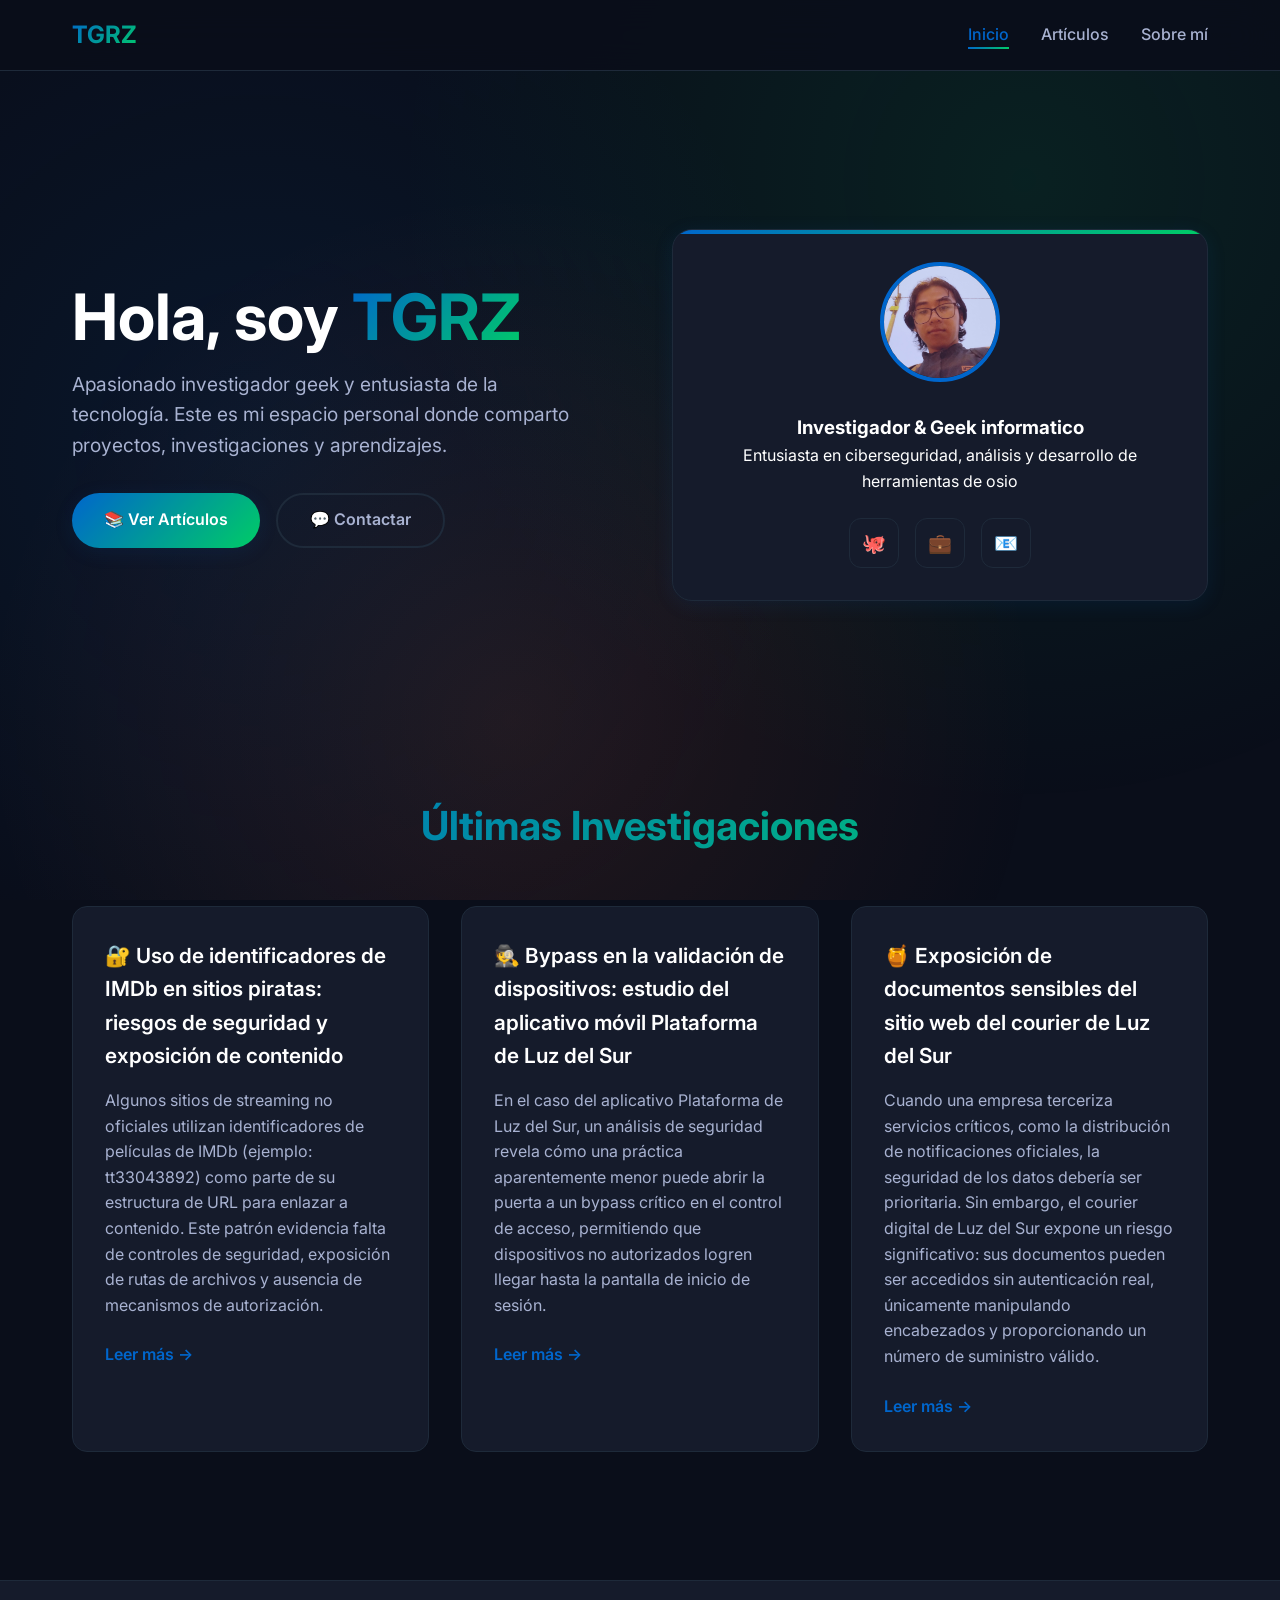
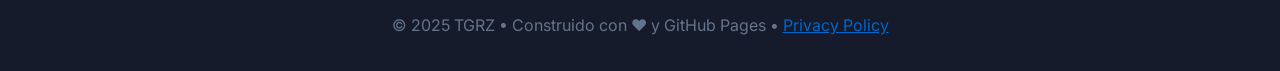
<file: index.html>
<!DOCTYPE html>
<html lang="es">
<head>
    <meta charset="UTF-8">
    <meta name="viewport" content="width=device-width, initial-scale=1.0">
    <title>TGRZ - Blog Personal de Investigación</title>
    <meta name="description" content="Blog personal de investigación en ciberseguridad, hacking ético y desarrollo tecnológico. Proyectos, artículos y aprendizajes en tecnología.">
    <meta name="keywords" content="ciberseguridad, hacking ético, investigación, tecnología, desarrollo, blog personal">
    <meta name="author" content="TGRZ">
    
    <!-- Open Graph / Facebook -->
    <meta property="og:type" content="website">
    <meta property="og:locale" content="es_ES">
    <meta property="og:title" content="TGRZ - Blog Personal de Investigación">
    <meta property="og:description" content="Explora mis proyectos y artículos sobre ciberseguridad, investigación y tecnología.">
    <meta property="og:url" content="https://TU-USUARIO.github.io/">
    <meta property="og:image" content="assets/images/avatar.jpeg">
    <meta property="og:site_name" content="TGRZ Blog">
    
    <!-- Twitter -->
    <meta name="twitter:card" content="summary_large_image">
    <meta name="twitter:title" content="TGRZ - Blog Personal de Investigación">
    <meta name="twitter:description" content="Blog sobre ciberseguridad, investigación y tecnología">
    <meta name="twitter:image" content="assets/images/avatar.jpeg">
    
    <!-- Favicon -->
    <link rel="icon" type="image/x-icon" href="assets/images/favicon.ico">
    <link rel="stylesheet" href="assets/css/style.css">
    <script src="assets/js/script.js"></script>

    
    <!-- Fonts -->
    <link rel="preconnect" href="https://fonts.googleapis.com">
    <link rel="preconnect" href="https://fonts.gstatic.com" crossorigin>
    <link href="https://fonts.googleapis.com/css2?family=Inter:wght@300;400;500;600;700&family=JetBrains+Mono:wght@400;500&display=swap" rel="stylesheet">    

</head>
<body>
    <!-- Header -->
    <header class="header">
        <div class="nav-container">
            <a href="#" class="logo">TGRZ</a>
            <nav>
                <ul class="nav-menu">
                    <li><a href="#inicio" class="active">Inicio</a></li>
                    <li><a href="#articulos">Artículos</a></li>
                    <li><a href="sobre-mi.html">Sobre mí</a></li>
                    <!-- <li><a href="#contacto">Contacto</a></li> -->
                </ul>
            </nav>
        </div>
    </header>

    <!-- Main Content -->
    <main>
        <!-- Hero Section -->
        <section id="inicio" class="hero loading">
            <div class="hero-content">
                <h1>Hola, soy <span class="highlight">TGRZ</span></h1>
                <p>Apasionado investigador geek y entusiasta de la tecnología. Este es mi espacio personal donde comparto proyectos, investigaciones y aprendizajes.</p>
                <div class="cta-buttons">
                    <a href="#articulos" class="btn btn-primary">
                        📚 Ver Artículos
                    </a>
                    <a href="#contacto" class="btn btn-secondary">
                        💬 Contactar
                    </a>
                </div>
            </div>
            
            <div class="profile-card loading">
                <img src="assets/images/avatar.jpeg" alt="TGRZ - Investigador en Ciberseguridad" class="avatar">
                <h3>Investigador & Geek informatico</h3>
                <p>Entusiasta en ciberseguridad, análisis y desarrollo de herramientas de osio </p>
                <div class="social-links">
                    <a href="https://github.com/Moubotred/" target="_blank" rel="noopener" title="GitHub">
                        🐙
                    </a>
                    <a href="https://linkedin.com/in/" target="_blank" rel="noopener" title="LinkedIn">
                        💼
                    </a>
                    <a href="mailto:tuemail@ejemplo.com" title="Email">
                        📧
                    </a>
                </div>
            </div>
        </section>

        <!-- Articles Section -->
        <section id="articulos" class="articles-section loading">
            <h2 class="section-title">Últimas Investigaciones</h2>
            <div class="articles-grid">
                <article class="article-card">
                    <h3>🔐 Uso de identificadores de IMDb en sitios piratas: riesgos de seguridad y exposición de contenido</h3>
                    <p>Algunos sitios de streaming no oficiales utilizan identificadores de películas de IMDb (ejemplo: tt33043892) como parte de su estructura de URL para enlazar a contenido. Este patrón evidencia falta de controles de seguridad, exposición de rutas de archivos y ausencia de mecanismos de autorización.</p>
                    <a href="articulos/identificadores_de_IMDb.html" class="article-link">
                        Leer más →
                    </a>
                </article>
                
                <article class="article-card">
                    <h3>🕵️ Bypass en la validación de dispositivos: estudio del aplicativo móvil Plataforma de Luz del Sur</h3>
                    <p>En el caso del aplicativo Plataforma de Luz del Sur, un análisis de seguridad revela cómo una práctica aparentemente menor puede abrir la puerta a un bypass crítico en el control de acceso, permitiendo que dispositivos no autorizados logren llegar hasta la pantalla de inicio de sesión.</p>
                    <a href="articulos/Bypass_en_la_validación.html" class="article-link">
                        Leer más →
                    </a>
                </article>
                
                <article class="article-card">
                    <h3>🍯 Exposición de documentos sensibles del sitio web del courier de Luz del Sur</h3>
                    <p>Cuando una empresa terceriza servicios críticos, como la distribución de notificaciones oficiales, la seguridad de los datos debería ser prioritaria. Sin embargo, el courier digital de Luz del Sur expone un riesgo significativo: sus documentos pueden ser accedidos sin autenticación real, únicamente manipulando encabezados y proporcionando un número de suministro válido.</p>
                    <a href="articulos/Exposicion_mediante_manipulacion_de_encabezados.html" class="article-link">
                        Leer más →
                    </a>
                </article>
            </div>
        </section>
    </main>

    <!-- Footer -->
    <footer class="footer">
        <p>© 2025 TGRZ • Construido con ❤️ y GitHub Pages • <a href="#" style="color: var(--primary-color);">Privacy Policy</a></p>
    </footer>

</body>
</html>
</file>
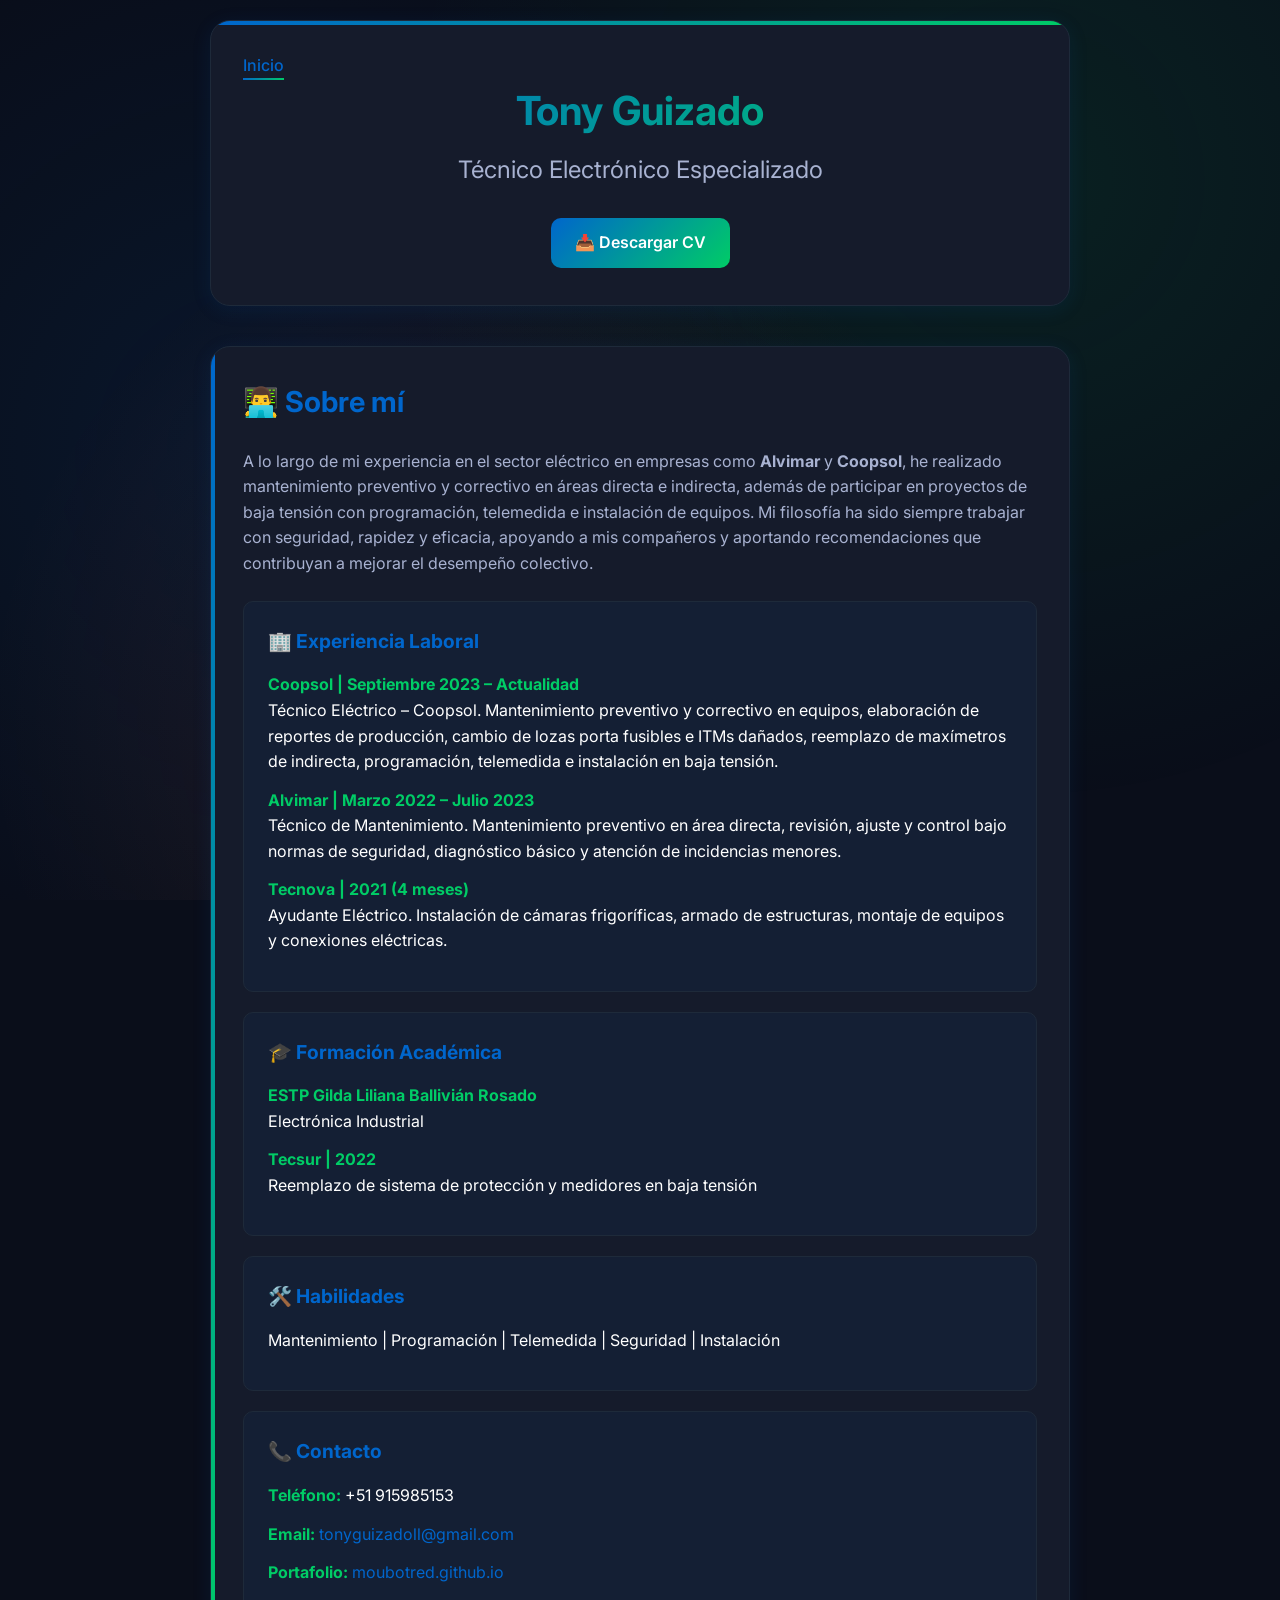
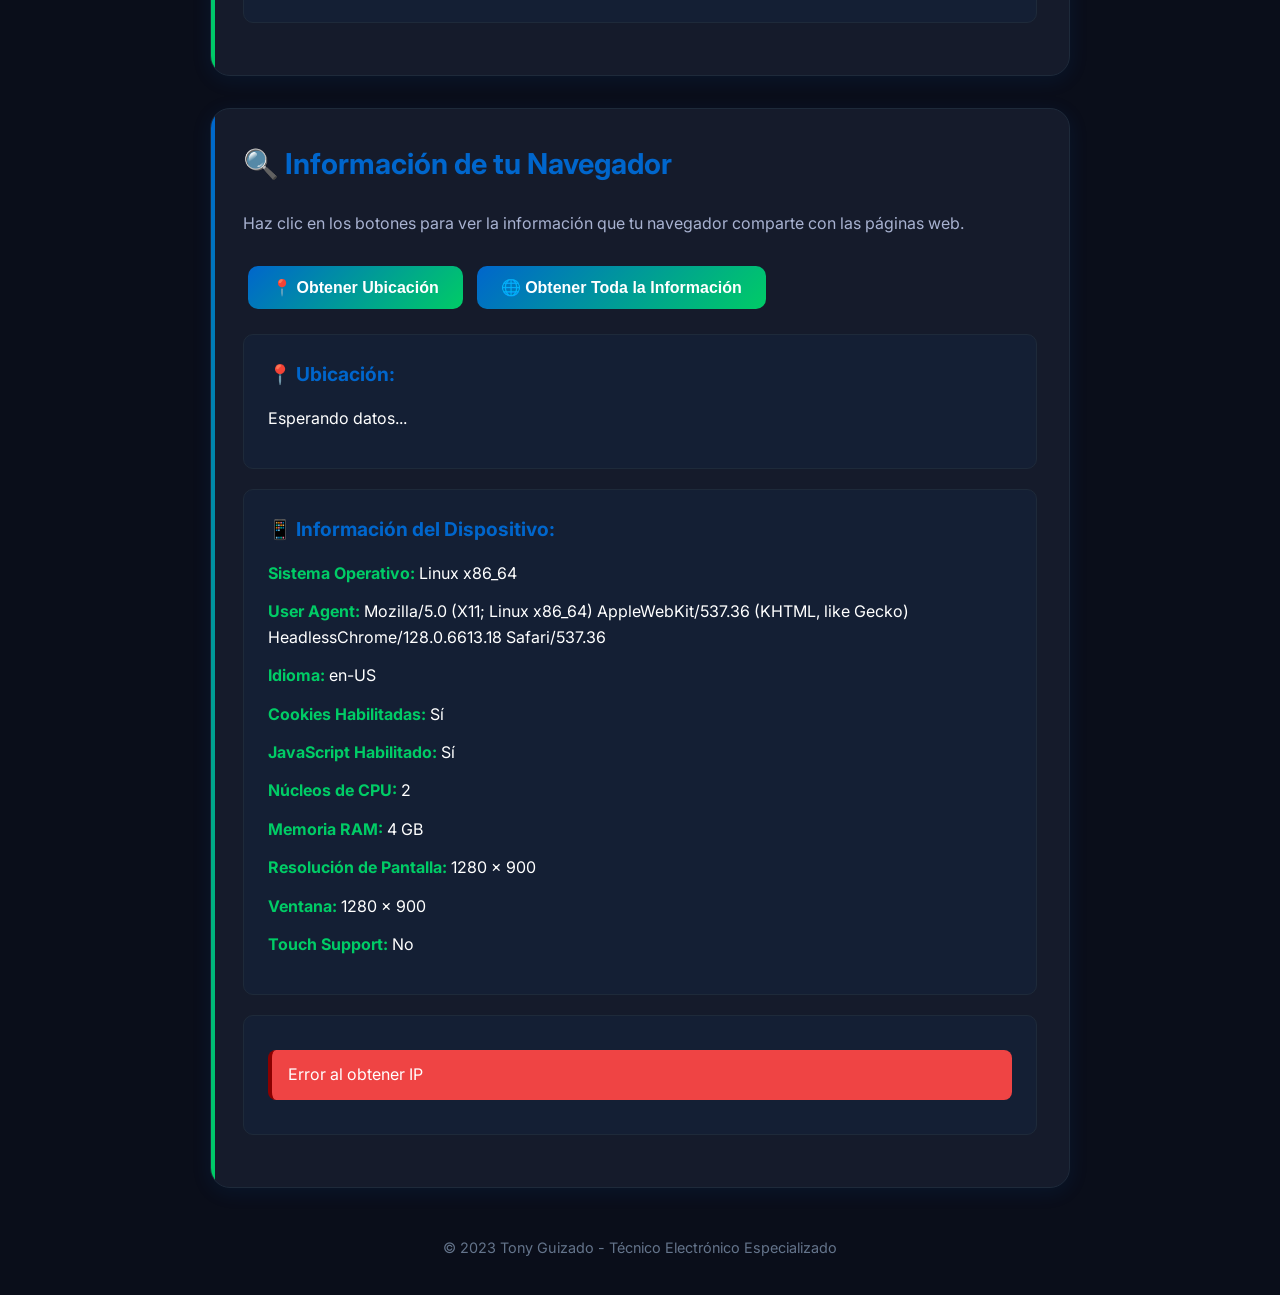
<file: sobre-mi.html>
<!DOCTYPE html>
<html lang="es">
<head>
  <meta charset="UTF-8">
  <meta name="viewport" content="width=device-width, initial-scale=1.0">
  <title>Tony Guizado - Información del Navegador</title>
  
  <!-- Fonts -->
  <link rel="preconnect" href="https://fonts.googleapis.com">
  <link rel="preconnect" href="https://fonts.gstatic.com" crossorigin>
  <link href="https://fonts.googleapis.com/css2?family=Inter:wght@300;400;500;600;700&family=JetBrains+Mono:wght@400;500&display=swap" rel="stylesheet">
  <link rel="stylesheet" href="assets/css/sobre-mi.css">
  
</head>
<body>
  <header>

    <div class="nav-container">
        <!-- <a href="#" class="logo">TGRZ</a> -->
        <nav>
            <ul class="nav-menu">
                <li><a href="index.html" class="active">Inicio</a></li>
                <!-- <li><a href="#articulos">Artículos</a></li> -->
                <!-- <li><a href="articulos/sobre-mi.html">Sobre mí</a></li> -->
                <!-- <li><a href="#contacto">Contacto</a></li> -->
            </ul>
        </nav>
    </div>


    <h1>Tony Guizado</h1>
    <h2>Técnico Electrónico Especializado</h2>
    <a href="assets/documents/CV_Tony_Guizado.pdf" download class="btn">📥 Descargar CV</a>
  </header>

  <!-- Header -->
    <!-- <header class="header">
        <div class="nav-container">
            <a href="#" class="logo">TGRZ</a>
            <nav>
                <ul class="nav-menu">
                    <li><a href="#inicio" class="active">Inicio</a></li>
                    <li><a href="#articulos">Artículos</a></li>
                    <li><a href="articulos/sobre-mi.html">Sobre mí</a></li>
                    <li><a href="#contacto">Contacto</a></li>
                </ul>
            </nav>
        </div>
    </header> -->

  <!-- Nueva sección de inicio -->
  <div class="container">
    <h1>👨‍💻 Sobre mí</h1>
    <p>
      A lo largo de mi experiencia en el sector eléctrico en empresas como <strong>Alvimar</strong> y <strong>Coopsol</strong>, 
      he realizado mantenimiento preventivo y correctivo en áreas directa e indirecta, además de participar en proyectos de baja tensión 
      con programación, telemedida e instalación de equipos. Mi filosofía ha sido siempre trabajar con seguridad, rapidez y eficacia, 
      apoyando a mis compañeros y aportando recomendaciones que contribuyan a mejorar el desempeño colectivo.
    </p>

    <div class="info-box">
      <h3>🏢 Experiencia Laboral</h3>
      <p><strong>Coopsol | Septiembre 2023 – Actualidad</strong><br>
      Técnico Eléctrico – Coopsol. Mantenimiento preventivo y correctivo en equipos, elaboración de reportes de producción, cambio de lozas porta fusibles e ITMs dañados, reemplazo de maxímetros de indirecta, programación, telemedida e instalación en baja tensión.</p>

      <p><strong>Alvimar | Marzo 2022 – Julio 2023</strong><br>
      Técnico de Mantenimiento. Mantenimiento preventivo en área directa, revisión, ajuste y control bajo normas de seguridad, diagnóstico básico y atención de incidencias menores.</p>

      <p><strong>Tecnova | 2021 (4 meses)</strong><br>
      Ayudante Eléctrico. Instalación de cámaras frigoríficas, armado de estructuras, montaje de equipos y conexiones eléctricas.</p>
    </div>

    <div class="info-box">
      <h3>🎓 Formación Académica</h3>
      <p><strong>ESTP Gilda Liliana Ballivián Rosado</strong><br>Electrónica Industrial</p>
      <p><strong>Tecsur | 2022</strong><br>Reemplazo de sistema de protección y medidores en baja tensión</p>
    </div>

    <div class="info-box">
      <h3>🛠️ Habilidades</h3>
      <p>Mantenimiento | Programación | Telemedida | Seguridad | Instalación</p>
    </div>

    <div class="info-box">
      <h3>📞 Contacto</h3>
      <p><strong>Teléfono:</strong> +51 915985153</p>
      <p><strong>Email:</strong> <a href="mailto:tonyguizadoll@gmail.com">tonyguizadoll@gmail.com</a></p>
      <p><strong>Portafolio:</strong> <a href="https://moubotred.github.io" target="_blank">moubotred.github.io</a></p>
    </div>
  </div>

  <!-- Sección existente -->
  <div class="container">
    <h1>🔍 Información de tu Navegador</h1>
    <p>Haz clic en los botones para ver la información que tu navegador comparte con las páginas web.</p>

    <button id="getLocationBtn" class="btn">📍 Obtener Ubicación</button>
    <button id="getAllInfoBtn" class="btn">🌐 Obtener Toda la Información</button>

    <div id="locationInfo" class="info-box">
      <h3>📍 Ubicación:</h3>
      <p>Esperando datos...</p>
    </div>
    <div id="deviceInfo" class="info-box">
      <h3>📱 Información del Dispositivo:</h3>
      <p>Esperando datos...</p>
    </div>
    <div id="ipInfo" class="info-box">
      <h3>🌍 Información de IP:</h3>
      <p>Esperando datos...</p>
    </div>
  </div>

  <footer>
    &copy; 2023 Tony Guizado - Técnico Electrónico Especializado
  </footer>

  <script>
    const getLocationBtn = document.getElementById('getLocationBtn');
    const getAllInfoBtn = document.getElementById('getAllInfoBtn');
    const locationInfo = document.getElementById('locationInfo');
    const deviceInfo = document.getElementById('deviceInfo');
    const ipInfo = document.getElementById('ipInfo');

    function getLocation() {
      if (!navigator.geolocation) {
        showError(locationInfo, 'La geolocalización no es soportada por este navegador');
        return;
      }
      locationInfo.innerHTML = '<h3>📍 Ubicación:</h3><p>Obteniendo ubicación...</p>';
      navigator.geolocation.getCurrentPosition(
        (position) => {
          const { latitude, longitude, accuracy } = position.coords;
          locationInfo.innerHTML = `
            <h3>📍 Ubicación:</h3>
            <p><strong>Latitud:</strong> ${latitude.toFixed(6)}</p>
            <p><strong>Longitud:</strong> ${longitude.toFixed(6)}</p>
            <p><strong>Precisión:</strong> ±${accuracy.toFixed(2)} m</p>
            <p><a href="https://maps.google.com/?q=${latitude},${longitude}" target="_blank">Ver en Google Maps</a></p>
          `;
        },
        (error) => {
          let msg = 'Error desconocido';
          if (error.code === error.PERMISSION_DENIED) msg = 'Permiso de ubicación denegado';
          if (error.code === error.POSITION_UNAVAILABLE) msg = 'Ubicación no disponible';
          if (error.code === error.TIMEOUT) msg = 'Tiempo de espera agotado';
          showError(locationInfo, msg);
        },
        { enableHighAccuracy: true, timeout: 10000, maximumAge: 60000 }
      );
    }

    function getDeviceInfo() {
      const info = {
        'Sistema Operativo': navigator.platform,
        'User Agent': navigator.userAgent,
        'Idioma': navigator.language,
        'Cookies Habilitadas': navigator.cookieEnabled ? 'Sí' : 'No',
        'JavaScript Habilitado': 'Sí',
        'Núcleos de CPU': navigator.hardwareConcurrency || 'N/D',
        'Memoria RAM': navigator.deviceMemory ? navigator.deviceMemory + ' GB' : 'N/D',
        'Resolución de Pantalla': `${screen.width} x ${screen.height}`,
        'Ventana': `${window.innerWidth} x ${window.innerHeight}`,
        'Touch Support': 'ontouchstart' in window ? 'Sí' : 'No'
      };
      let html = '<h3>📱 Información del Dispositivo:</h3>';
      for (const [k,v] of Object.entries(info)) {
        html += `<p><strong>${k}:</strong> ${v}</p>`;
      }
      deviceInfo.innerHTML = html;
    }

    async function getIPInfo() {
      ipInfo.innerHTML = '<h3>🌍 Información de IP:</h3><p>Obteniendo...</p>';
      try {
        const response = await fetch('https://api.ipify.org?format=json');
        const data = await response.json();
        const ip = data.ip;
        const ipDetailsResponse = await fetch(`https://ipapi.co/${ip}/json/`);
        const ipDetails = await ipDetailsResponse.json();
        ipInfo.innerHTML = `
          <h3>🌍 Información de IP:</h3>
          <p><strong>IP Pública:</strong> ${ip}</p>
          <p><strong>País:</strong> ${ipDetails.country_name}</p>
          <p><strong>Región:</strong> ${ipDetails.region}</p>
          <p><strong>Ciudad:</strong> ${ipDetails.city}</p>
          <p><strong>ISP:</strong> ${ipDetails.org || 'N/D'}</p>
        `;
      } catch (e) {
        showError(ipInfo, 'Error al obtener IP');
      }
    }

    function showError(el, msg) {
      el.innerHTML = `<div class="error">${msg}</div>`;
    }

    async function getAllInfo() {
      getLocation();
      getDeviceInfo();
      await getIPInfo();
    }

    getLocationBtn.addEventListener('click', getLocation);
    getAllInfoBtn.addEventListener('click', getAllInfo);

    // Obtener información básica al cargar
    getDeviceInfo();
    getIPInfo();
  </script>
</body>
</html>
</file>
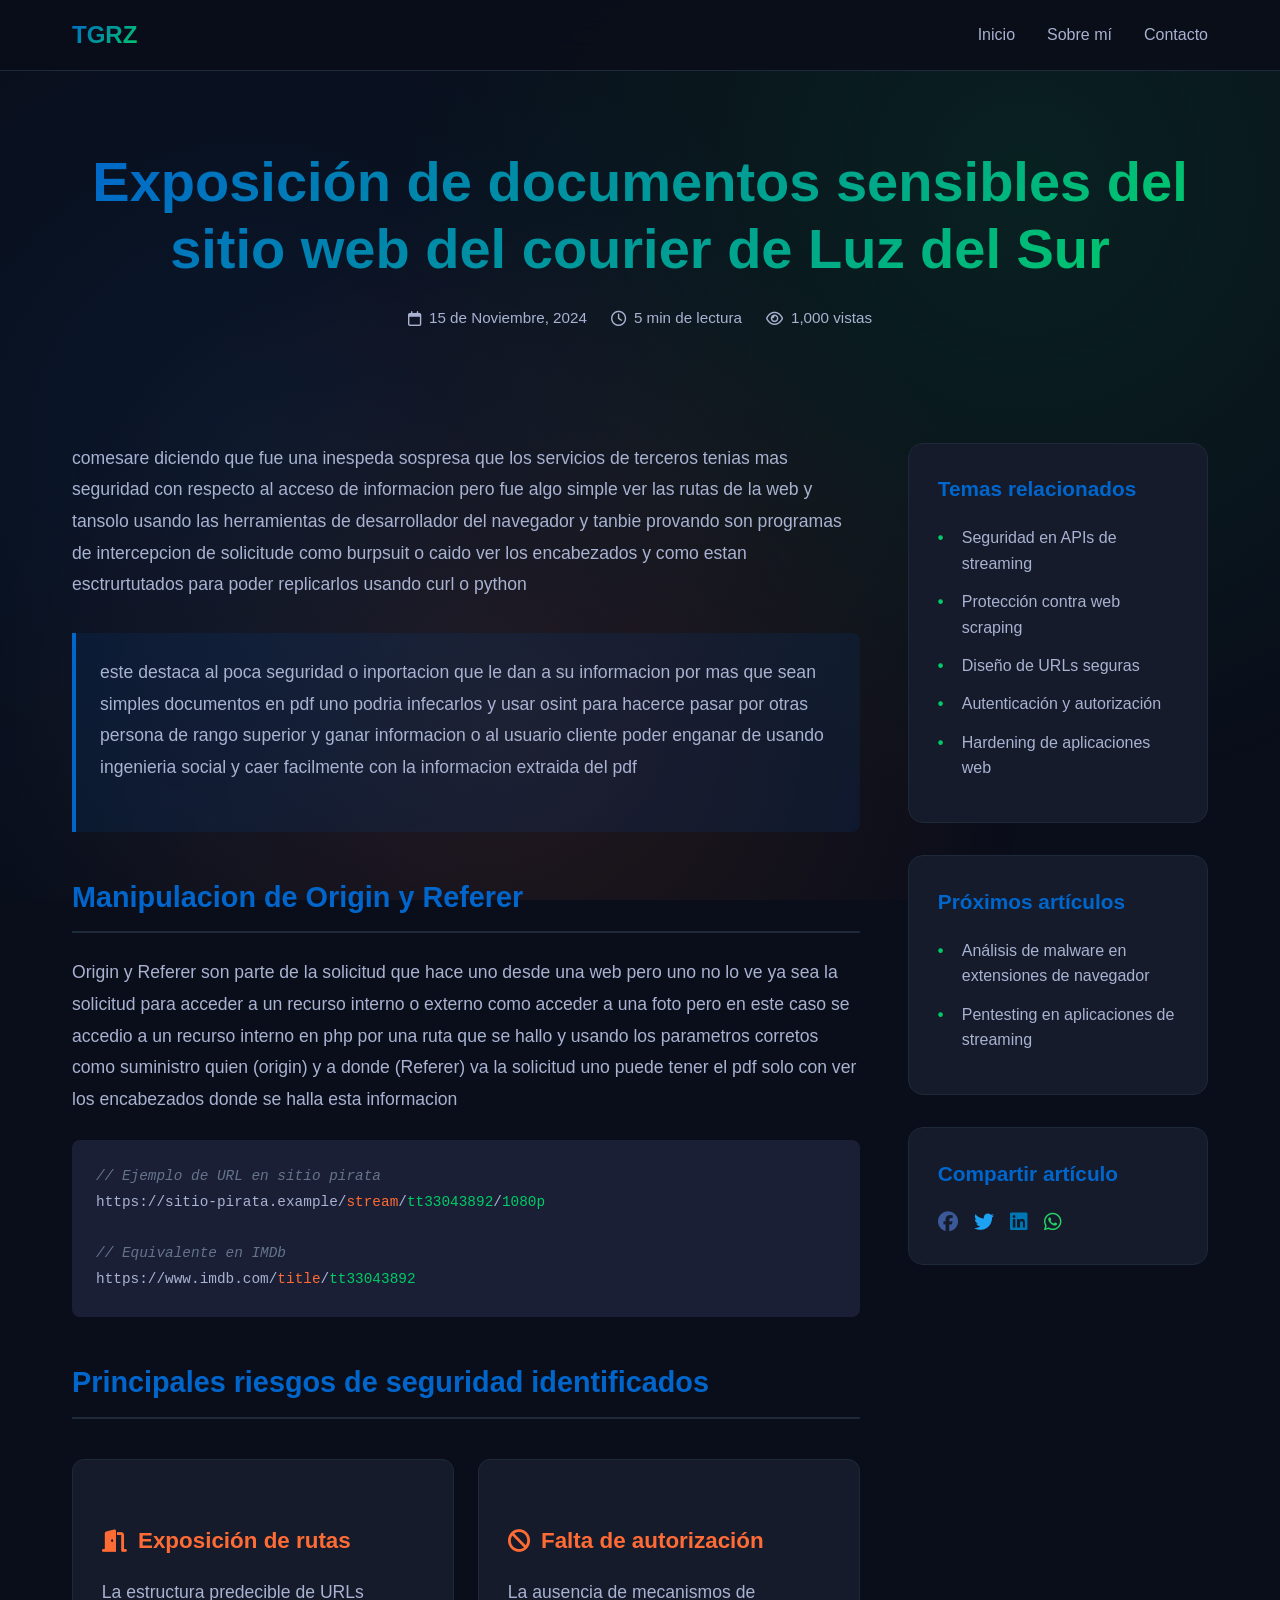
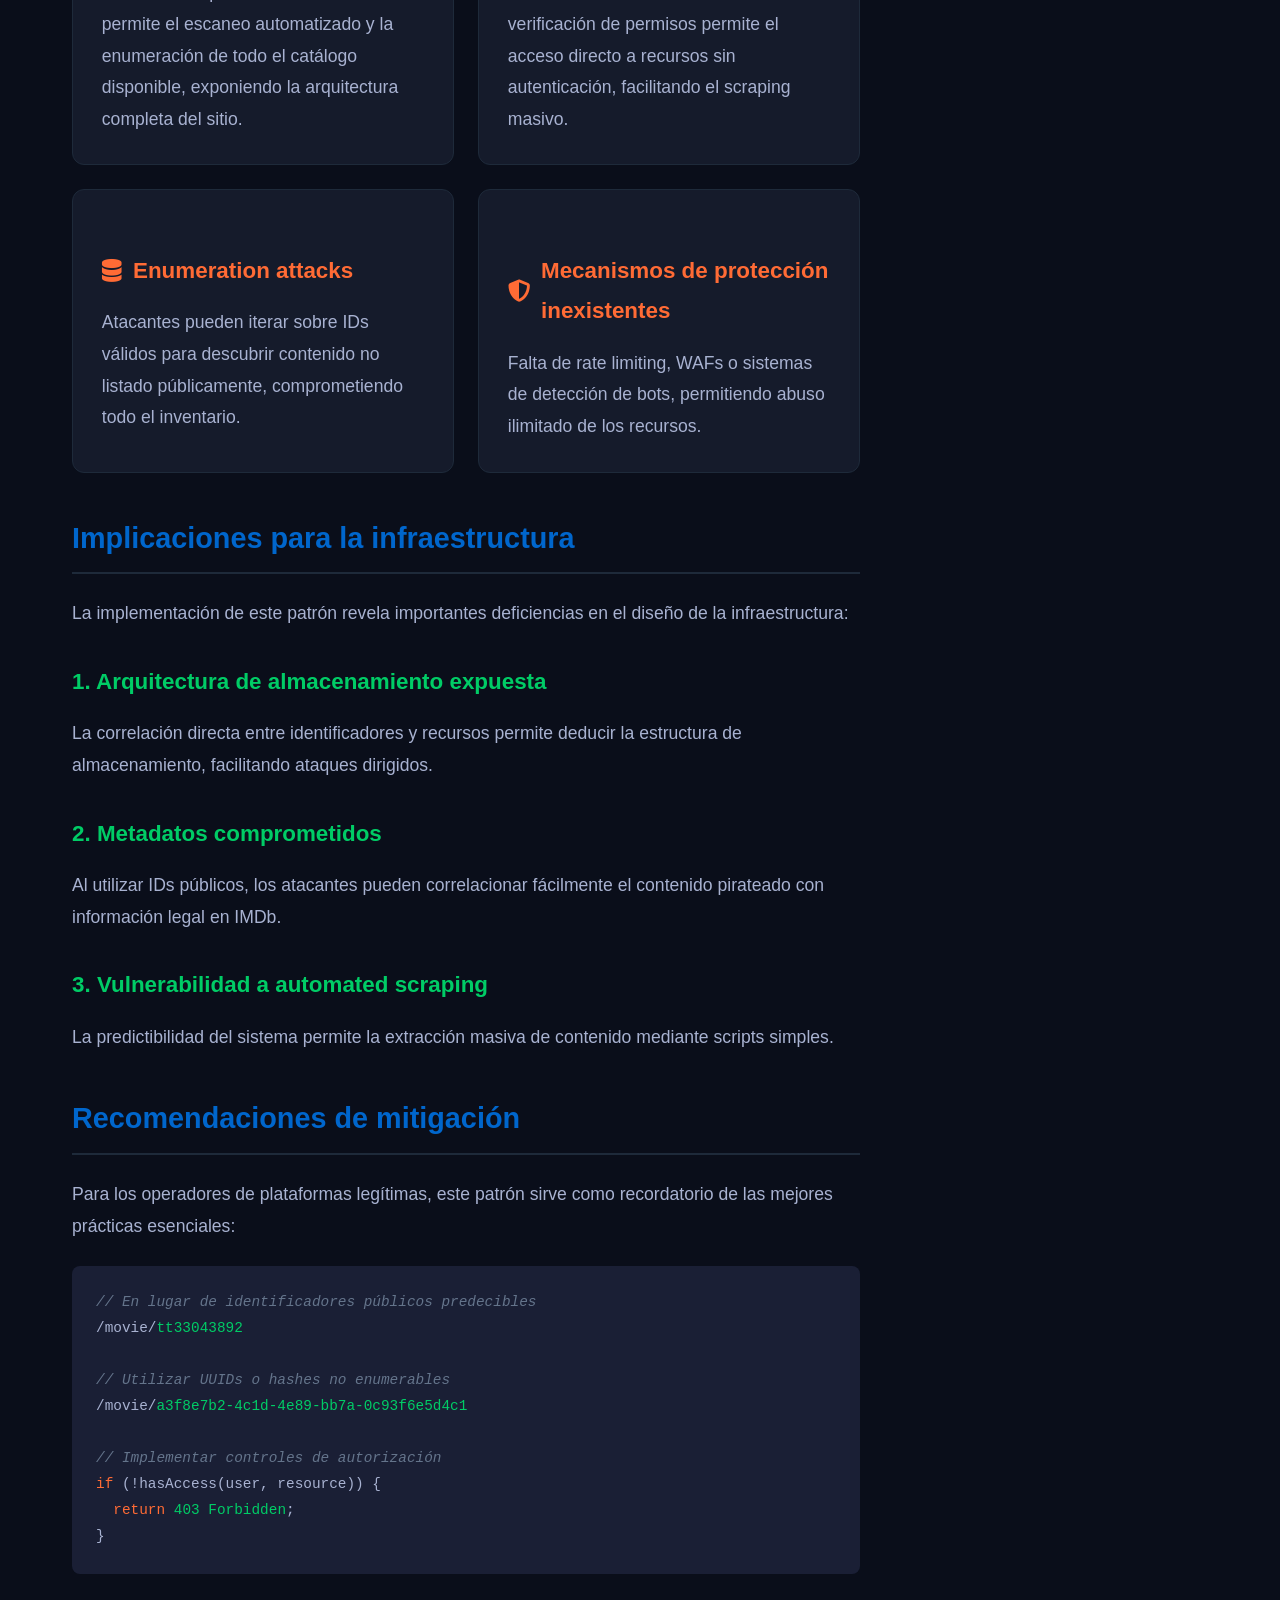
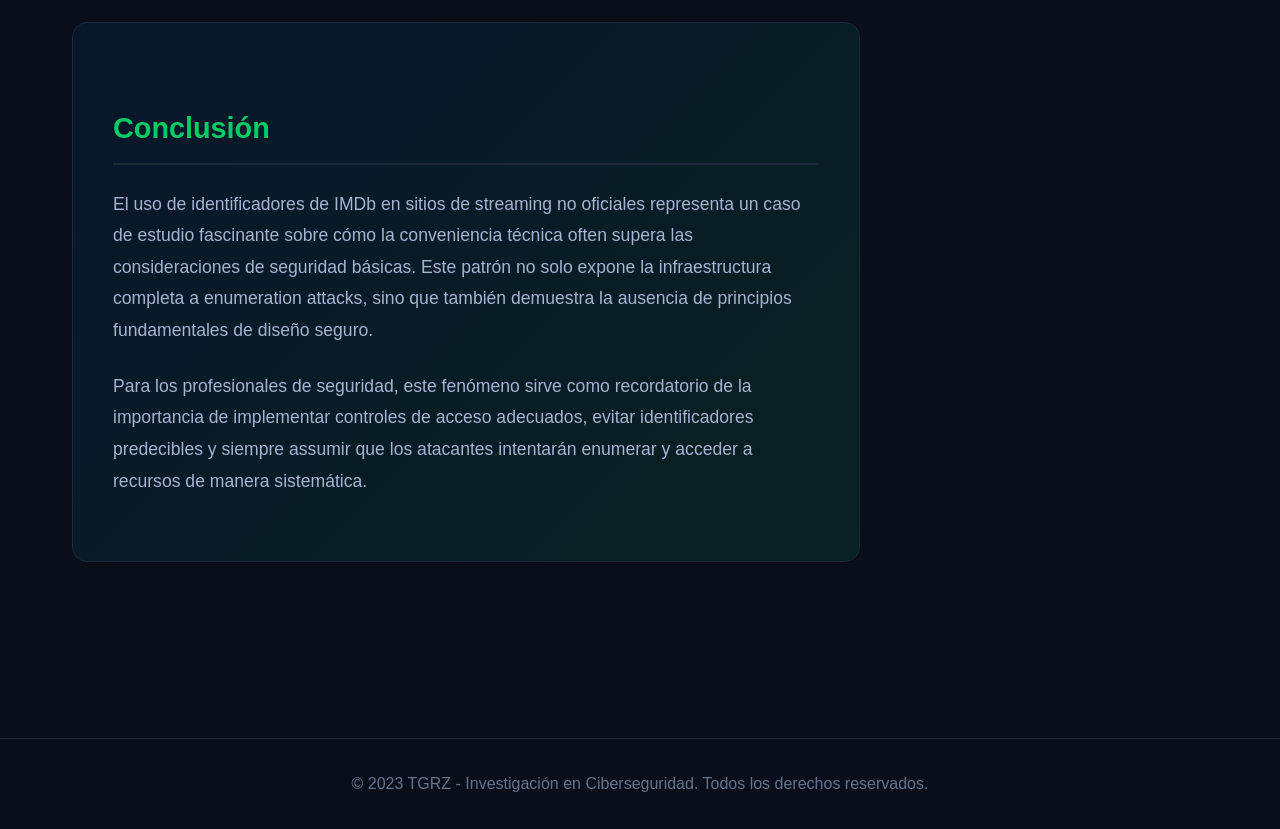
<file: articulos/Exposicion_mediante_manipulacion_de_encabezados.html>
<!DOCTYPE html>
    <html lang="es">
    <head>
        <meta charset="UTF-8">
        <meta name="viewport" content="width=device-width, initial-scale=1.0">
        <title>Exposición de documentos sensibles del sitio web del courier de Luz del Sur</title>
        <link rel="stylesheet" href="https://cdnjs.cloudflare.com/ajax/libs/font-awesome/6.4.0/css/all.min.css">
        <link rel="stylesheet" href="../assets/css/articulos.css">
    
    </head>
    <body>
        <!-- Header -->
        <header class="header">
            <div class="nav-container">
                <a href="index.html" class="logo">TGRZ</a>
                <nav>
                    <ul class="nav-menu">
                        <li><a href="../index.html">Inicio</a></li>
                        <li><a href="sobre-mi.html">Sobre mí</a></li>
                        <li><a href="contacto.html">Contacto</a></li>
                    </ul>
                </nav>
            </div>
        </header>
    
        <main>
            <!-- Article Header -->
            <div class="article-header">
                <h1 class="article-title">Exposición de documentos sensibles del sitio web del courier de Luz del Sur</h1>
                <div class="article-meta">
                    <div><i class="far fa-calendar"></i> 15 de Noviembre, 2024</div>
                    <div><i class="far fa-clock"></i> 5 min de lectura</div>
                    <div><i class="far fa-eye"></i> 1,000 vistas</div>
                </div>
            </div>
    
            <!-- Article Content -->
            <div class="article-content">
                <!-- Main Content -->
                 <!-- descripcion del analisis y premisa -->
                <div class="article-body">
                    <p>
                        comesare diciendo que fue una inespeda sospresa que los servicios de terceros tenias mas 
                        seguridad con respecto al acceso de informacion pero fue algo simple ver las rutas de la 
                        web y tansolo usando las herramientas de desarrollador del navegador y tanbie  provando son
                        programas de intercepcion de solicitude como burpsuit o caido ver los encabezados y como
                        estan esctrurtutados para poder replicarlos usando curl o python
                    </p>
    
                    <!-- resaltado de informacion -->
                    <div class="highlight-box">
                        <p>este destaca al poca seguridad o inportacion que le dan a su informacion por mas que sean simples documentos en pdf 
                            uno podria infecarlos y usar osint para hacerce pasar por otras persona de rango superior y ganar informacion 
                            o al usuario cliente poder enganar de usando ingenieria social y caer facilmente con la informacion extraida del pdf
                        </p>
                    </div>
    
                    <!-- punto a definir -->
                    <h2>Manipulacion de Origin y Referer </h2>
                    <p>
                        Origin y Referer son parte de la solicitud que hace uno desde una web pero uno no lo ve ya 
                        sea la solicitud para acceder a un recurso interno o externo como acceder a una foto pero
                        en este caso se accedio a un recurso interno en php por una ruta que se hallo y usando los
                        parametros corretos como suministro quien (origin) y a donde (Referer) va la solicitud uno 
                        puede tener el pdf solo con ver los encabezados donde se halla esta informacion
                     </p>
    
                    <!-- <p>La implementación típica involucra URLs estructuradas como:</p> -->
    
                    <!-- ejemplo en codigo -->
                    <div class="code-block">
                        <code>
                            <span class="comment">// Ejemplo de URL en sitio pirata</span><br>
                            https://sitio-pirata.example/<span class="keyword">stream</span>/<span class="string">tt33043892</span>/<span class="string">1080p</span><br><br>
                            
                            <span class="comment">// Equivalente en IMDb</span><br>
                            https://www.imdb.com/<span class="keyword">title</span>/<span class="string">tt33043892</span>
                        </code>
                    </div>
    
                    <!-- punto a definir en tarjetas-->
                    <h2>Principales riesgos de seguridad identificados</h2>
    
                    <!-- tarjetas de informacion -->
                    <div class="risk-grid">
                        <div class="risk-card">
                            <h3><i class="fas fa-door-open"></i> Exposición de rutas</h3>
                            <p>La estructura predecible de URLs permite el escaneo automatizado y la enumeración de todo el catálogo disponible, exponiendo la arquitectura completa del sitio.</p>
                        </div>
    
                        <div class="risk-card">
                            <h3><i class="fas fa-ban"></i> Falta de autorización</h3>
                            <p>La ausencia de mecanismos de verificación de permisos permite el acceso directo a recursos sin autenticación, facilitando el scraping masivo.</p>
                        </div>
    
                        <div class="risk-card">
                            <h3><i class="fas fa-database"></i> Enumeration attacks</h3>
                            <p>Atacantes pueden iterar sobre IDs válidos para descubrir contenido no listado públicamente, comprometiendo todo el inventario.</p>
                        </div>
    
                        <div class="risk-card">
                            <h3><i class="fas fa-shield-alt"></i> Mecanismos de protección inexistentes</h3>
                            <p>Falta de rate limiting, WAFs o sistemas de detección de bots, permitiendo abuso ilimitado de los recursos.</p>
                        </div>
                    </div>
    
                    <!-- punto a definir -->
    
                    <h2>Implicaciones para la infraestructura</h2>
                    <p>La implementación de este patrón revela importantes deficiencias en el diseño de la infraestructura:</p>
    
                    <!-- sub punto -->
                    <h3>1. Arquitectura de almacenamiento expuesta</h3>
                    <p>La correlación directa entre identificadores y recursos permite deducir la estructura de almacenamiento, facilitando ataques dirigidos.</p>
    
                    <!-- sub punto -->
                    <h3>2. Metadatos comprometidos</h3>
                    <p>Al utilizar IDs públicos, los atacantes pueden correlacionar fácilmente el contenido pirateado con información legal en IMDb.</p>
    
                    <!-- sub punto -->
                    <h3>3. Vulnerabilidad a automated scraping</h3>
                    <p>La predictibilidad del sistema permite la extracción masiva de contenido mediante scripts simples.</p>
    
                    <!-- recomendacion -->
                    <h2>Recomendaciones de mitigación</h2>
                    <p>Para los operadores de plataformas legítimas, este patrón sirve como recordatorio de las mejores prácticas esenciales:</p>
    
                    <div class="code-block">
                        <code>
                            <span class="comment">// En lugar de identificadores públicos predecibles</span><br>
                            /movie/<span class="string">tt33043892</span><br><br>
                            
                            <span class="comment">// Utilizar UUIDs o hashes no enumerables</span><br>
                            /movie/<span class="string">a3f8e7b2-4c1d-4e89-bb7a-0c93f6e5d4c1</span><br><br>
                            
                            <span class="comment">// Implementar controles de autorización</span><br>
                            <span class="keyword">if</span> (!hasAccess(user, resource)) {<br>
                            &nbsp;&nbsp;<span class="keyword">return</span> <span class="string">403 Forbidden</span>;<br>
                            }
                        </code>
                    </div>
    
                    <!-- conclusion -->
                    <div class="conclusion">
                        <h2>Conclusión</h2>
                        <p>El uso de identificadores de IMDb en sitios de streaming no oficiales representa un caso de estudio fascinante sobre cómo la conveniencia técnica often supera las consideraciones de seguridad básicas. Este patrón no solo expone la infraestructura completa a enumeration attacks, sino que también demuestra la ausencia de principios fundamentales de diseño seguro.</p>
                        <p>Para los profesionales de seguridad, este fenómeno sirve como recordatorio de la importancia de implementar controles de acceso adecuados, evitar identificadores predecibles y siempre assumir que los atacantes intentarán enumerar y acceder a recursos de manera sistemática.</p>
                    </div>
                </div>
    
                <!-- Sidebar -->
                <div class="sidebar">
                    <div class="sidebar-card">
                        <h3>Temas relacionados</h3>
                        <ul class="topic-list">
                            <li><a href="#">Seguridad en APIs de streaming</a></li>
                            <li><a href="#">Protección contra web scraping</a></li>
                            <li><a href="#">Diseño de URLs seguras</a></li>
                            <li><a href="#">Autenticación y autorización</a></li>
                            <li><a href="#">Hardening de aplicaciones web</a></li>
                        </ul>
                    </div>
    
                    <div class="sidebar-card">
                        <h3>Próximos artículos</h3>
                        <ul class="topic-list">
                            <!-- <li><a href="#">Vulnerabilidades en aplicaciones OTT</a></li> -->
                            <li><a href="#">Análisis de malware en extensiones de navegador</a></li>
                            <!-- <li><a href="#">Riesgos de seguridad en Smart TVs</a></li> -->
                            <li><a href="#">Pentesting en aplicaciones de streaming</a></li>
                        </ul>
                    </div>
    
                    <div class="sidebar-card">
                        <h3>Compartir artículo</h3>
                        <div style="display: flex; gap: 1rem; margin-top: 1.2rem;">
                            <a href="#" style="color: #3b5998;"><i class="fab fa-facebook fa-lg"></i></a>
                            <a href="#" style="color: #1da1f2;"><i class="fab fa-twitter fa-lg"></i></a>
                            <a href="#" style="color: #0077b5;"><i class="fab fa-linkedin fa-lg"></i></a>
                            <a href="#" style="color: #25d366;"><i class="fab fa-whatsapp fa-lg"></i></a>
                        </div>
                    </div>
                </div>
            </div>
        </main>
    
        <footer class="footer">
            <p>&copy; 2023 TGRZ - Investigación en Ciberseguridad. Todos los derechos reservados.</p>
        </footer>
    </body>
    </html>
</file>
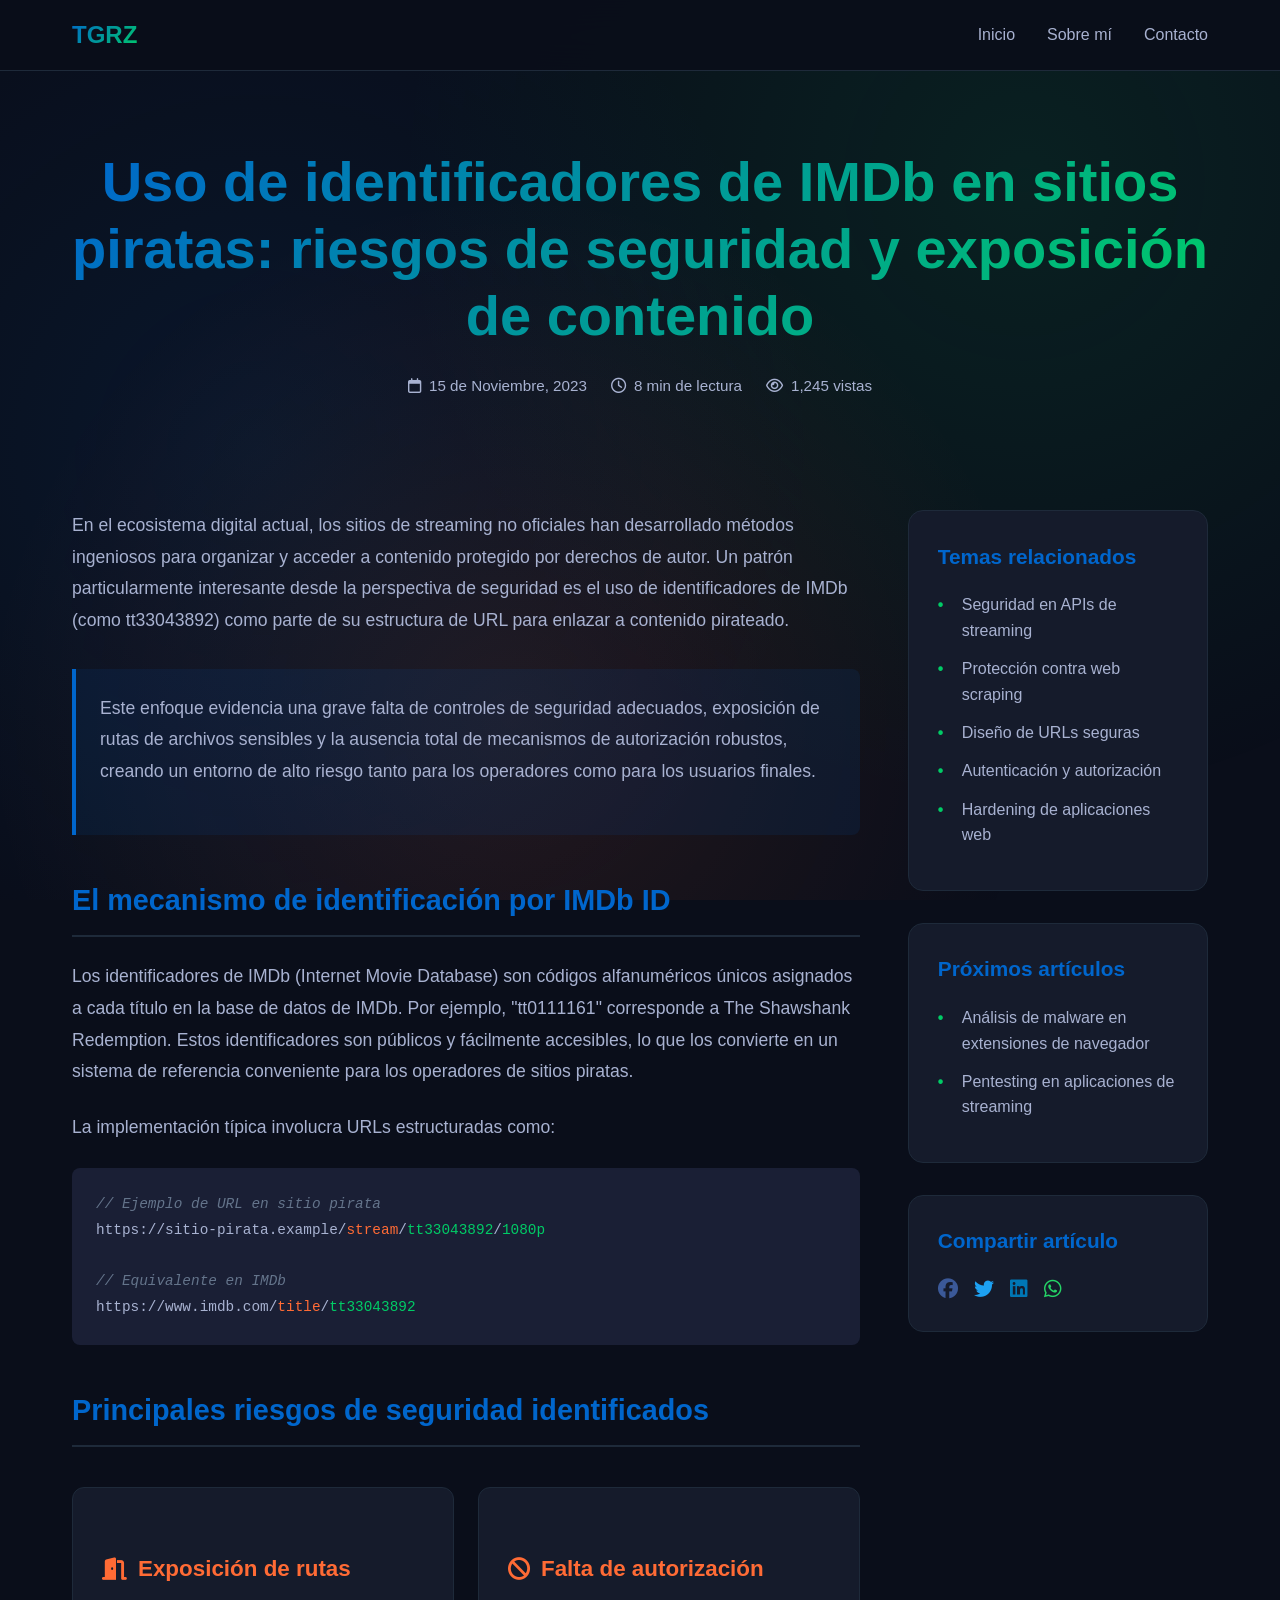
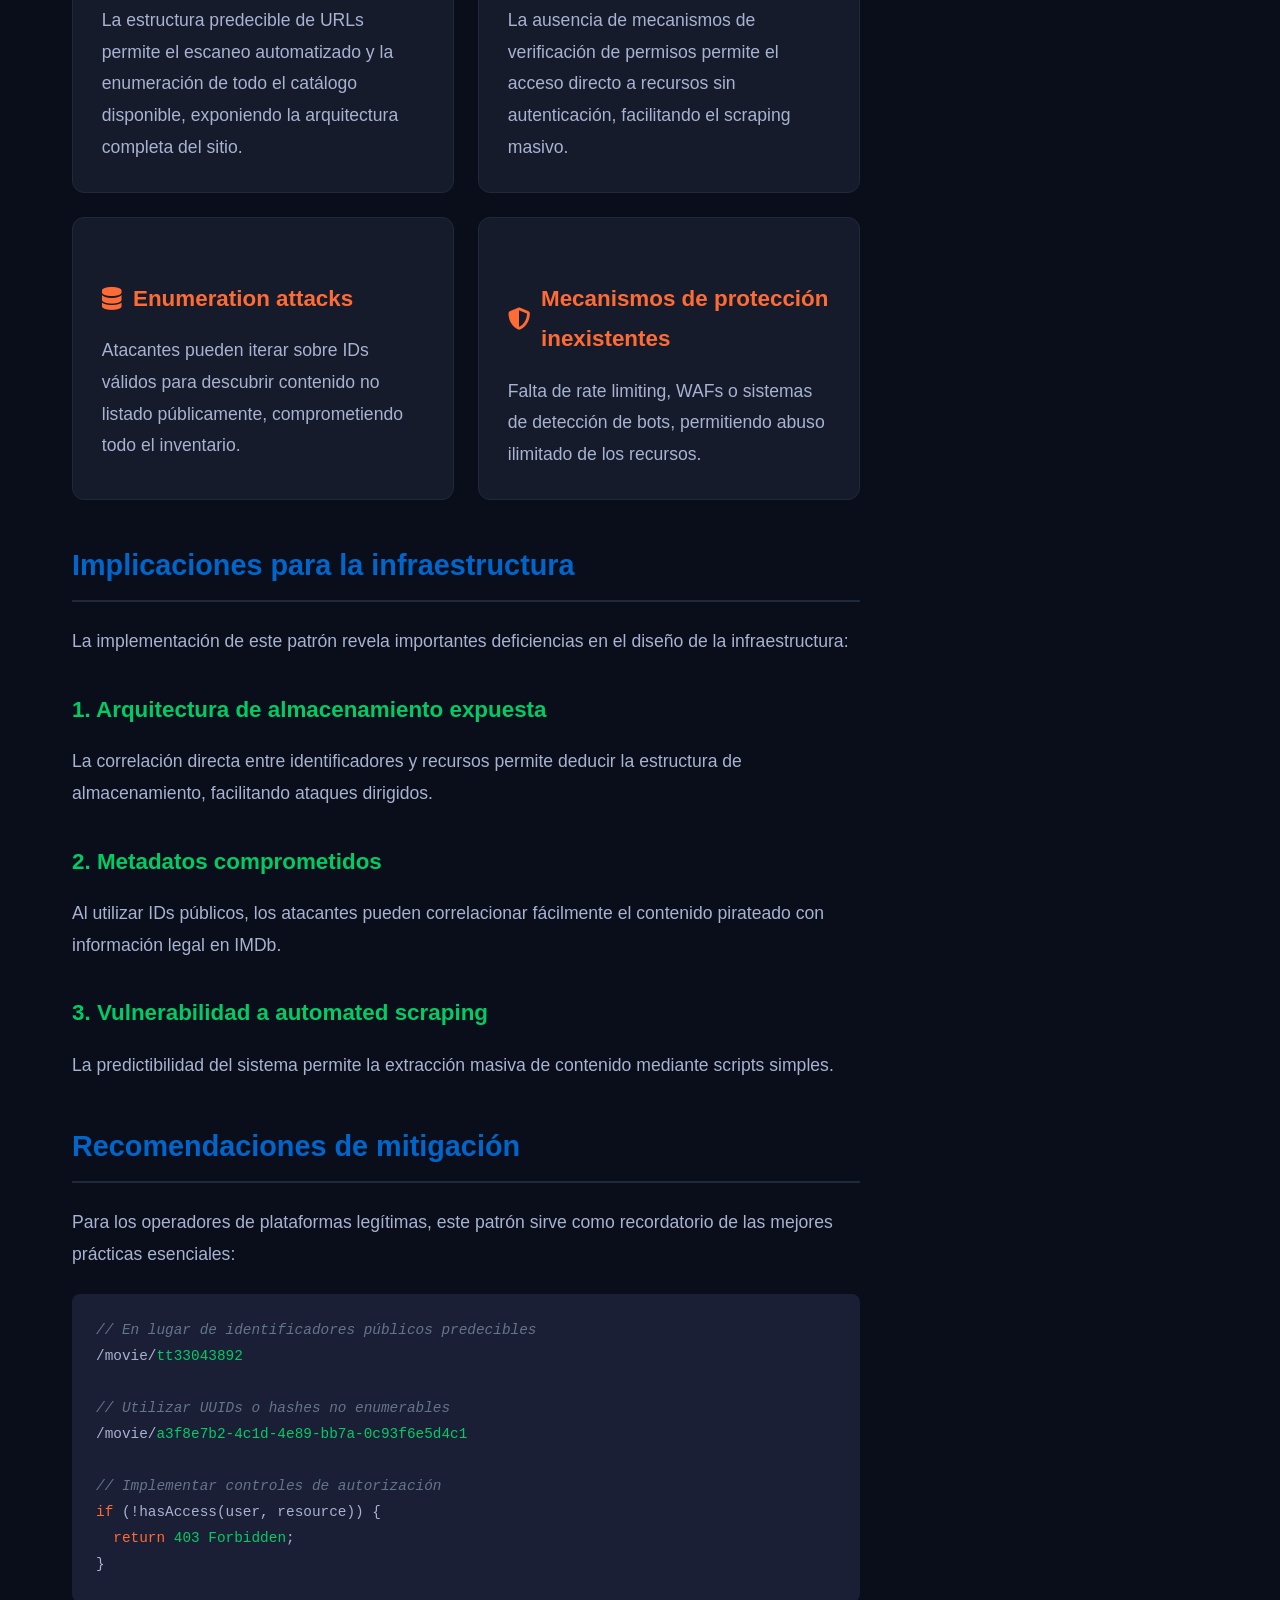
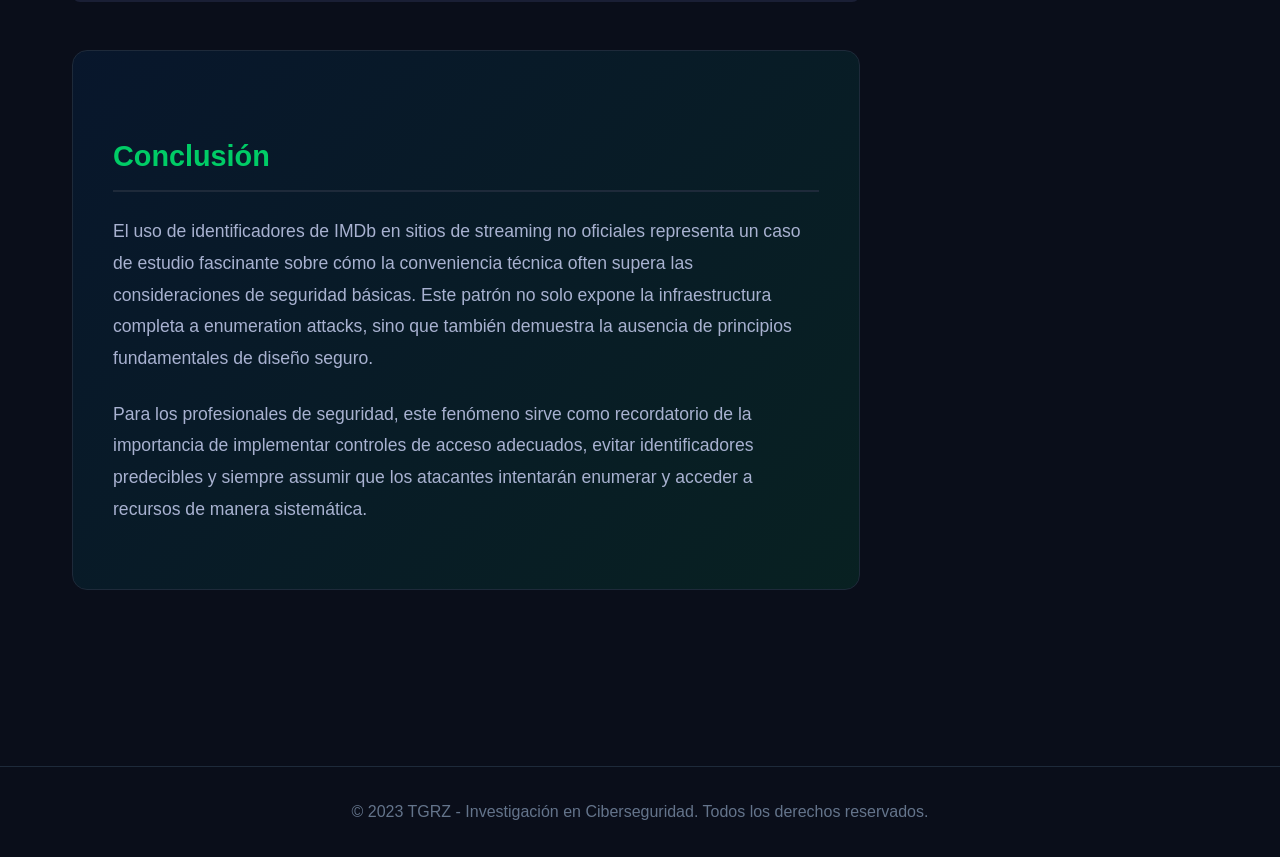
<file: articulos/identificadores_de_IMDb.html>
<!DOCTYPE html>
<html lang="es">
<head>
    <meta charset="UTF-8">
    <meta name="viewport" content="width=device-width, initial-scale=1.0">
    <title>Riesgos de seguridad: Uso de identificadores de IMDb en sitios piratas</title>
    <link rel="stylesheet" href="https://cdnjs.cloudflare.com/ajax/libs/font-awesome/6.4.0/css/all.min.css">
    <link rel="stylesheet" href="../assets/css/articulos.css">

</head>
<body>
    <!-- Header -->
    <header class="header">
        <div class="nav-container">
            <a href="index.html" class="logo">TGRZ</a>
            <nav>
                <ul class="nav-menu">
                    <li><a href="../index.html">Inicio</a></li>
                    <li><a href="sobre-mi.html">Sobre mí</a></li>
                    <li><a href="contacto.html">Contacto</a></li>
                </ul>
            </nav>
        </div>
    </header>

    <main>
        <!-- Article Header -->
        <div class="article-header">
            <h1 class="article-title">Uso de identificadores de IMDb en sitios piratas: riesgos de seguridad y exposición de contenido</h1>
            <div class="article-meta">
                <div><i class="far fa-calendar"></i> 15 de Noviembre, 2023</div>
                <div><i class="far fa-clock"></i> 8 min de lectura</div>
                <div><i class="far fa-eye"></i> 1,245 vistas</div>
            </div>
        </div>

        <!-- Article Content -->
        <div class="article-content">
            <!-- Main Content -->
             <!-- descripcion del analisis y premisa -->
            <div class="article-body">
                <p>
                    En el ecosistema digital actual, los sitios de streaming no oficiales han desarrollado métodos 
                    ingeniosos para organizar y acceder a contenido protegido por derechos de autor. Un patrón 
                    particularmente interesante desde la perspectiva de seguridad es el uso de identificadores 
                    de IMDb (como tt33043892) como parte de su estructura de URL para enlazar a contenido pirateado.
                </p>

                <!-- resaltado de informacion -->
                <div class="highlight-box">
                    <p>Este enfoque evidencia una grave falta de controles de seguridad adecuados, exposición de rutas de archivos sensibles y la ausencia total de mecanismos de autorización robustos, creando un entorno de alto riesgo tanto para los operadores como para los usuarios finales.</p>
                </div>

                <!-- punto a definir -->
                <h2>El mecanismo de identificación por IMDb ID</h2>
                <p>Los identificadores de IMDb (Internet Movie Database) son códigos alfanuméricos únicos asignados a cada título en la base de datos de IMDb. Por ejemplo, "tt0111161" corresponde a The Shawshank Redemption. Estos identificadores son públicos y fácilmente accesibles, lo que los convierte en un sistema de referencia conveniente para los operadores de sitios piratas.</p>

                <p>La implementación típica involucra URLs estructuradas como:</p>

                <!-- ejemplo en codigo -->
                <div class="code-block">
                    <code>
                        <span class="comment">// Ejemplo de URL en sitio pirata</span><br>
                        https://sitio-pirata.example/<span class="keyword">stream</span>/<span class="string">tt33043892</span>/<span class="string">1080p</span><br><br>
                        
                        <span class="comment">// Equivalente en IMDb</span><br>
                        https://www.imdb.com/<span class="keyword">title</span>/<span class="string">tt33043892</span>
                    </code>
                </div>

                <!-- punto a definir en tarjetas-->
                <h2>Principales riesgos de seguridad identificados</h2>

                <!-- tarjetas de informacion -->
                <div class="risk-grid">
                    <div class="risk-card">
                        <h3><i class="fas fa-door-open"></i> Exposición de rutas</h3>
                        <p>La estructura predecible de URLs permite el escaneo automatizado y la enumeración de todo el catálogo disponible, exponiendo la arquitectura completa del sitio.</p>
                    </div>

                    <div class="risk-card">
                        <h3><i class="fas fa-ban"></i> Falta de autorización</h3>
                        <p>La ausencia de mecanismos de verificación de permisos permite el acceso directo a recursos sin autenticación, facilitando el scraping masivo.</p>
                    </div>

                    <div class="risk-card">
                        <h3><i class="fas fa-database"></i> Enumeration attacks</h3>
                        <p>Atacantes pueden iterar sobre IDs válidos para descubrir contenido no listado públicamente, comprometiendo todo el inventario.</p>
                    </div>

                    <div class="risk-card">
                        <h3><i class="fas fa-shield-alt"></i> Mecanismos de protección inexistentes</h3>
                        <p>Falta de rate limiting, WAFs o sistemas de detección de bots, permitiendo abuso ilimitado de los recursos.</p>
                    </div>
                </div>

                <!-- punto a definir -->

                <h2>Implicaciones para la infraestructura</h2>
                <p>La implementación de este patrón revela importantes deficiencias en el diseño de la infraestructura:</p>

                <!-- sub punto -->
                <h3>1. Arquitectura de almacenamiento expuesta</h3>
                <p>La correlación directa entre identificadores y recursos permite deducir la estructura de almacenamiento, facilitando ataques dirigidos.</p>

                <!-- sub punto -->
                <h3>2. Metadatos comprometidos</h3>
                <p>Al utilizar IDs públicos, los atacantes pueden correlacionar fácilmente el contenido pirateado con información legal en IMDb.</p>

                <!-- sub punto -->
                <h3>3. Vulnerabilidad a automated scraping</h3>
                <p>La predictibilidad del sistema permite la extracción masiva de contenido mediante scripts simples.</p>

                <!-- recomendacion -->
                <h2>Recomendaciones de mitigación</h2>
                <p>Para los operadores de plataformas legítimas, este patrón sirve como recordatorio de las mejores prácticas esenciales:</p>

                <div class="code-block">
                    <code>
                        <span class="comment">// En lugar de identificadores públicos predecibles</span><br>
                        /movie/<span class="string">tt33043892</span><br><br>
                        
                        <span class="comment">// Utilizar UUIDs o hashes no enumerables</span><br>
                        /movie/<span class="string">a3f8e7b2-4c1d-4e89-bb7a-0c93f6e5d4c1</span><br><br>
                        
                        <span class="comment">// Implementar controles de autorización</span><br>
                        <span class="keyword">if</span> (!hasAccess(user, resource)) {<br>
                        &nbsp;&nbsp;<span class="keyword">return</span> <span class="string">403 Forbidden</span>;<br>
                        }
                    </code>
                </div>

                <!-- conclusion -->
                <div class="conclusion">
                    <h2>Conclusión</h2>
                    <p>El uso de identificadores de IMDb en sitios de streaming no oficiales representa un caso de estudio fascinante sobre cómo la conveniencia técnica often supera las consideraciones de seguridad básicas. Este patrón no solo expone la infraestructura completa a enumeration attacks, sino que también demuestra la ausencia de principios fundamentales de diseño seguro.</p>
                    <p>Para los profesionales de seguridad, este fenómeno sirve como recordatorio de la importancia de implementar controles de acceso adecuados, evitar identificadores predecibles y siempre assumir que los atacantes intentarán enumerar y acceder a recursos de manera sistemática.</p>
                </div>
            </div>

            <!-- Sidebar -->
            <div class="sidebar">
                <div class="sidebar-card">
                    <h3>Temas relacionados</h3>
                    <ul class="topic-list">
                        <li><a href="#">Seguridad en APIs de streaming</a></li>
                        <li><a href="#">Protección contra web scraping</a></li>
                        <li><a href="#">Diseño de URLs seguras</a></li>
                        <li><a href="#">Autenticación y autorización</a></li>
                        <li><a href="#">Hardening de aplicaciones web</a></li>
                    </ul>
                </div>

                <div class="sidebar-card">
                    <h3>Próximos artículos</h3>
                    <ul class="topic-list">
                        <!-- <li><a href="#">Vulnerabilidades en aplicaciones OTT</a></li> -->
                        <li><a href="#">Análisis de malware en extensiones de navegador</a></li>
                        <!-- <li><a href="#">Riesgos de seguridad en Smart TVs</a></li> -->
                        <li><a href="#">Pentesting en aplicaciones de streaming</a></li>
                    </ul>
                </div>

                <div class="sidebar-card">
                    <h3>Compartir artículo</h3>
                    <div style="display: flex; gap: 1rem; margin-top: 1.2rem;">
                        <a href="#" style="color: #3b5998;"><i class="fab fa-facebook fa-lg"></i></a>
                        <a href="#" style="color: #1da1f2;"><i class="fab fa-twitter fa-lg"></i></a>
                        <a href="#" style="color: #0077b5;"><i class="fab fa-linkedin fa-lg"></i></a>
                        <a href="#" style="color: #25d366;"><i class="fab fa-whatsapp fa-lg"></i></a>
                    </div>
                </div>
            </div>
        </div>
    </main>

    <footer class="footer">
        <p>&copy; 2023 TGRZ - Investigación en Ciberseguridad. Todos los derechos reservados.</p>
    </footer>
</body>
</html>
</file>
<file: assets/css/style.css>
:root {
  --primary-color: #0066cc;
  --secondary-color: #00cc66;
  --accent-color: #ff6b35;
  --bg-color: #0a0e1a;
  --card-bg: #151b2b;
  --text-primary: #ffffff;
  --text-secondary: #a8b2d1;
  --text-muted: #64748b;
  --border-color: #1e2a3a;
  --gradient: linear-gradient(135deg, var(--primary-color), var(--secondary-color));
  --shadow: 0 4px 20px rgba(0, 102, 204, 0.1);
  --transition: all 0.3s cubic-bezier(0.4, 0, 0.2, 1);
}

* {
  margin: 0;
  padding: 0;
  box-sizing: border-box;
}

body {
  font-family: 'Inter', -apple-system, BlinkMacSystemFont, 'Segoe UI', Roboto, sans-serif;
  background: var(--bg-color);
  color: var(--text-primary);
  line-height: 1.6;
  overflow-x: hidden;
}

/* Background Animation */
body::before {
  content: '';
  position: fixed;
  top: 0;
  left: 0;
  width: 100%;
  height: 100%;
  background: 
      radial-gradient(circle at 20% 50%, rgba(0, 102, 204, 0.1) 0%, transparent 50%),
      radial-gradient(circle at 80% 20%, rgba(0, 204, 102, 0.1) 0%, transparent 50%),
      radial-gradient(circle at 40% 80%, rgba(255, 107, 53, 0.1) 0%, transparent 50%);
  z-index: -1;
  animation: bgFloat 20s ease-in-out infinite;
}

@keyframes bgFloat {
  0%, 100% { transform: translate(0, 0) rotate(0deg); }
  33% { transform: translate(-20px, -20px) rotate(1deg); }
  66% { transform: translate(20px, -10px) rotate(-1deg); }
}

/* Header */
.header {
  position: fixed;
  top: 0;
  left: 0;
  right: 0;
  background: rgba(10, 14, 26, 0.9);
  backdrop-filter: blur(20px);
  border-bottom: 1px solid var(--border-color);
  z-index: 1000;
  padding: 1rem 0;
  transition: var(--transition);
}

.nav-container {
  max-width: 1200px;
  margin: 0 auto;
  padding: 0 2rem;
  display: flex;
  justify-content: space-between;
  align-items: center;
}

.logo {
  font-size: 1.5rem;
  font-weight: 700;
  background: var(--gradient);
  -webkit-background-clip: text;
  -webkit-text-fill-color: transparent;
  background-clip: text;
  text-decoration: none;
}

.nav-menu {
  display: flex;
  list-style: none;
  gap: 2rem;
}

.nav-menu a {
  color: var(--text-secondary);
  text-decoration: none;
  font-weight: 500;
  position: relative;
  transition: var(--transition);
}

.nav-menu a:hover,
.nav-menu a.active {
  color: var(--primary-color);
}

.nav-menu a::after {
  content: '';
  position: absolute;
  width: 0;
  height: 2px;
  bottom: -5px;
  left: 0;
  background: var(--gradient);
  transition: var(--transition);
}

.nav-menu a:hover::after,
.nav-menu a.active::after {
  width: 100%;
}

/* Main Content */
main {
  padding-top: 100px;
  min-height: 100vh;
  max-width: 1200px;
  margin: 0 auto;
  padding-left: 2rem;
  padding-right: 2rem;
}

/* Hero Section */
.hero {
  display: grid;
  grid-template-columns: 1fr 1fr;
  gap: 4rem;
  align-items: center;
  padding: 4rem 0;
  min-height: 70vh;
}

.hero-content h1 {
  font-size: clamp(2.5rem, 5vw, 4rem);
  font-weight: 700;
  margin-bottom: 1rem;
  line-height: 1.1;
}

.hero-content .highlight {
  background: var(--gradient);
  -webkit-background-clip: text;
  -webkit-text-fill-color: transparent;
  background-clip: text;
}

.hero-content p {
  font-size: 1.2rem;
  color: var(--text-secondary);
  margin-bottom: 2rem;
  max-width: 500px;
}

.cta-buttons {
  display: flex;
  gap: 1rem;
  flex-wrap: wrap;
}

.btn {
  padding: 0.8rem 2rem;
  border-radius: 50px;
  text-decoration: none;
  font-weight: 600;
  transition: var(--transition);
  border: none;
  cursor: pointer;
  display: inline-flex;
  align-items: center;
  gap: 0.5rem;
}

.btn-primary {
  background: var(--gradient);
  color: white;
  box-shadow: var(--shadow);
}

.btn-primary:hover {
  transform: translateY(-2px);
  box-shadow: 0 8px 25px rgba(0, 102, 204, 0.3);
}

.btn-secondary {
  background: transparent;
  color: var(--text-secondary);
  border: 2px solid var(--border-color);
}

.btn-secondary:hover {
  border-color: var(--primary-color);
  color: var(--primary-color);
  transform: translateY(-2px);
}

/* Profile Card */
.profile-card {
  background: var(--card-bg);
  border-radius: 20px;
  padding: 2rem;
  border: 1px solid var(--border-color);
  box-shadow: var(--shadow);
  text-align: center;
  position: relative;
  overflow: hidden;
}

.profile-card::before {
  content: '';
  position: absolute;
  top: 0;
  left: 0;
  right: 0;
  height: 4px;
  background: var(--gradient);
}

.avatar {
  width: 120px;
  height: 120px;
  border-radius: 50%;
  margin: 0 auto 1.5rem;
  border: 4px solid var(--primary-color);
  object-fit: cover;
  animation: pulse 2s infinite;
}

@keyframes pulse {
  0% { box-shadow: 0 0 0 0 rgba(0, 102, 204, 0.7); }
  70% { box-shadow: 0 0 0 15px rgba(0, 102, 204, 0); }
  100% { box-shadow: 0 0 0 0 rgba(0, 102, 204, 0); }
}

.social-links {
  display: flex;
  justify-content: center;
  gap: 1rem;
  margin-top: 1.5rem;
}

.social-links a {
  width: 50px;
  height: 50px;
  border-radius: 12px;
  background: var(--card-bg);
  border: 1px solid var(--border-color);
  display: flex;
  align-items: center;
  justify-content: center;
  color: var(--text-secondary);
  text-decoration: none;
  transition: var(--transition);
  font-size: 1.2rem;
}

.social-links a:hover {
  background: var(--primary-color);
  color: white;
  transform: translateY(-3px);
}

/* Articles Section */
.articles-section {
  padding: 4rem 0;
}

.section-title {
  font-size: 2.5rem;
  font-weight: 700;
  text-align: center;
  margin-bottom: 3rem;
  background: var(--gradient);
  -webkit-background-clip: text;
  -webkit-text-fill-color: transparent;
  background-clip: text;
}

.articles-grid {
  display: grid;
  grid-template-columns: repeat(auto-fit, minmax(350px, 1fr));
  gap: 2rem;
}

.article-card {
  background: var(--card-bg);
  border-radius: 15px;
  padding: 2rem;
  border: 1px solid var(--border-color);
  transition: var(--transition);
  position: relative;
  overflow: hidden;
}

.article-card::before {
  content: '';
  position: absolute;
  top: 0;
  left: 0;
  width: 100%;
  height: 100%;
  background: var(--gradient);
  opacity: 0;
  transition: var(--transition);
}

.article-card:hover {
  transform: translateY(-5px);
  box-shadow: 0 10px 40px rgba(0, 102, 204, 0.2);
}

.article-card:hover::before {
  opacity: 0.05;
}

.article-card h3 {
  font-size: 1.3rem;
  font-weight: 600;
  margin-bottom: 1rem;
  color: var(--text-primary);
  position: relative;
  z-index: 1;
}

.article-card p {
  color: var(--text-secondary);
  margin-bottom: 1.5rem;
  position: relative;
  z-index: 1;
}

.article-card .article-link {
  color: var(--primary-color);
  text-decoration: none;
  font-weight: 600;
  display: inline-flex;
  align-items: center;
  gap: 0.5rem;
  position: relative;
  z-index: 1;
}

.article-card .article-link:hover {
  color: var(--secondary-color);
}

/* Footer */
.footer {
  background: var(--card-bg);
  border-top: 1px solid var(--border-color);
  text-align: center;
  padding: 2rem;
  margin-top: 4rem;
  color: var(--text-muted);
}

/* Responsive */
@media (max-width: 768px) {
  .nav-container {
      padding: 0 1rem;
  }
  
  .nav-menu {
      gap: 1rem;
  }
  
  main {
      padding-left: 1rem;
      padding-right: 1rem;
  }
  
  .hero {
      grid-template-columns: 1fr;
      gap: 2rem;
      text-align: center;
  }
  
  .cta-buttons {
      justify-content: center;
  }
  
  .articles-grid {
      grid-template-columns: 1fr;
  }
}

/* Smooth scrolling */
html {
  scroll-behavior: smooth;
}

/* Loading animation */
.loading {
  opacity: 0;
  transform: translateY(30px);
  animation: fadeInUp 0.8s ease-out forwards;
}

@keyframes fadeInUp {
  to {
      opacity: 1;
      transform: translateY(0);
  }
}
</file>
<file: assets/css/sobre-mi.css>
:root {
    --primary-color: #0066cc;
    --secondary-color: #00cc66;
    --accent-color: #ff6b35;
    --bg-color: #0a0e1a;
    --card-bg: #151b2b;
    --text-primary: #ffffff;
    --text-secondary: #a8b2d1;
    --text-muted: #64748b;
    --border-color: #1e2a3a;
    --gradient: linear-gradient(135deg, var(--primary-color), var(--secondary-color));
    --shadow: 0 4px 20px rgba(0, 102, 204, 0.1);
    --transition: all 0.3s cubic-bezier(0.4, 0, 0.2, 1);
    --success-color: #22c55e;
    --warning-color: #f59e0b;
    --error-color: #ef4444;
  }

  * {
    margin: 0;
    padding: 0;
    box-sizing: border-box;
  }

  body {
    font-family: 'Inter', -apple-system, BlinkMacSystemFont, 'Segoe UI', Roboto, sans-serif;
    background: var(--bg-color);
    color: var(--text-primary);
    line-height: 1.6;
    overflow-x: hidden;
    max-width: 900px;
    margin: 0 auto;
    padding: 20px;
  }

  .nav-menu {
  display: flex;
  list-style: none;
  gap: 2rem;
  }

  .nav-menu a {
  color: var(--text-secondary);
  text-decoration: none;
  font-weight: 500;
  position: relative;
  transition: var(--transition);
  }

  .nav-menu a:hover,
  .nav-menu a.active {
  color: var(--primary-color);
  }

  .nav-menu a::after {
  content: '';
  position: absolute;
  width: 0;
  height: 2px;
  bottom: -5px;
  left: 0;
  background: var(--gradient);
  transition: var(--transition);
  }

  .nav-menu a:hover::after,
  .nav-menu a.active::after {
  width: 100%;
  }


  /* Background Animation */
  body::before {
    content: '';
    position: fixed;
    top: 0;
    left: 0;
    width: 100%;
    height: 100%;
    background: 
        radial-gradient(circle at 20% 50%, rgba(0, 102, 204, 0.1) 0%, transparent 50%),
        radial-gradient(circle at 80% 20%, rgba(0, 204, 102, 0.1) 0%, transparent 50%),
        radial-gradient(circle at 40% 80%, rgba(255, 107, 53, 0.1) 0%, transparent 50%);
    z-index: -1;
    animation: bgFloat 20s ease-in-out infinite;
  }

  @keyframes bgFloat {
    0%, 100% { transform: translate(0, 0) rotate(0deg); }
    33% { transform: translate(-20px, -20px) rotate(1deg); }
    66% { transform: translate(20px, -10px) rotate(-1deg); }
  }

  /* Header */
  header {
    text-align: center;
    margin-bottom: 40px;
    padding: 2rem;
    background: var(--card-bg);
    border-radius: 20px;
    border: 1px solid var(--border-color);
    box-shadow: var(--shadow);
    position: relative;
    overflow: hidden;
  }

  header::before {
    content: '';
    position: absolute;
    top: 0;
    left: 0;
    right: 0;
    height: 4px;
    background: var(--gradient);
    border-radius: 20px 20px 0 0;
  }

  header h1 {
    background: var(--gradient);
    -webkit-background-clip: text;
    -webkit-text-fill-color: transparent;
    background-clip: text;
    font-size: 2.5rem;
    margin-bottom: 0.5rem;
  }

  header h2 {
    color: var(--text-secondary);
    font-weight: 400;
    margin-bottom: 1.5rem;
  }

  /* Buttons */
  .btn {
    background: var(--gradient);
    color: white;
    padding: 12px 24px;
    border: none;
    border-radius: 10px;
    cursor: pointer;
    font-size: 1rem;
    font-weight: 600;
    text-decoration: none;
    display: inline-block;
    transition: var(--transition);
    margin: 5px;
  }

  .btn:hover {
    transform: translateY(-2px);
    box-shadow: 0 8px 25px rgba(0, 102, 204, 0.3);
  }

  /* Container */
  .container {
    background: var(--card-bg);
    padding: 2rem;
    border-radius: 20px;
    border: 1px solid var(--border-color);
    box-shadow: var(--shadow);
    margin-bottom: 2rem;
    position: relative;
    overflow: hidden;
  }

  .container::before {
    content: '';
    position: absolute;
    top: 0;
    left: 0;
    width: 4px;
    height: 100%;
    background: var(--gradient);
  }

  .container h1 {
    color: var(--primary-color);
    margin-bottom: 1.5rem;
    font-size: 1.8rem;
  }

  .container p {
    color: var(--text-secondary);
    margin-bottom: 1.5rem;
  }

  /* Info Box */
  .info-box {
    margin: 20px 0;
    padding: 1.5rem;
    border: 1px solid var(--border-color);
    border-radius: 10px;
    background: rgba(0, 102, 204, 0.05);
    transition: var(--transition);
  }

  .info-box:hover {
    border-color: var(--primary-color);
    transform: translateY(-2px);
    box-shadow: var(--shadow);
  }

  .info-box h3 {
    color: var(--primary-color);
    margin-bottom: 1rem;
    font-size: 1.2rem;
    display: flex;
    align-items: center;
    gap: 0.5rem;
  }

  .info-box p {
    margin-bottom: 0.8rem;
    color: var(--text-primary);
  }

  .info-box strong {
    color: var(--secondary-color);
  }

  .info-box a {
    color: var(--primary-color);
    text-decoration: none;
    transition: var(--transition);
  }

  .info-box a:hover {
    color: var(--secondary-color);
    text-decoration: underline;
  }

  /* Error */
  .error {
    color: white;
    background-color: var(--error-color);
    padding: 12px 16px;
    border-radius: 8px;
    margin: 10px 0;
    border-left: 4px solid darkred;
  }

  /* Footer */
  footer {
    text-align: center;
    margin-top: 2rem;
    color: var(--text-muted);
    font-size: 0.9rem;
    padding: 1rem;
  }

  /* Responsive */
  @media (max-width: 768px) {
    body {
      padding: 15px;
    }
    
    header {
      padding: 1.5rem;
    }
    
    header h1 {
      font-size: 2rem;
    }
    
    .container {
      padding: 1.5rem;
    }
    
    .btn {
      width: 100%;
      margin: 5px 0;
    }
  }

  /* Responsive */
@media (max-width: 768px) {
.nav-container {
    padding: 0 1rem;
}

.nav-menu {
    gap: 1rem;
}

main {
    padding-left: 1rem;
    padding-right: 1rem;
}

.hero {
    grid-template-columns: 1fr;
    gap: 2rem;
    text-align: center;
}

.cta-buttons {
    justify-content: center;
}

.articles-grid {
    grid-template-columns: 1fr;
}
}

/* Smooth scrolling */
html {
scroll-behavior: smooth;
}
</file>
<file: assets/css/articulos.css>
:root {
    --primary-color: #0066cc;
    --secondary-color: #00cc66;
    --accent-color: #ff6b35;
    --bg-color: #0a0e1a;
    --card-bg: #151b2b;
    --text-primary: #ffffff;
    --text-secondary: #a8b2d1;
    --text-muted: #64748b;
    --border-color: #1e2a3a;
    --gradient: linear-gradient(135deg, var(--primary-color), var(--secondary-color));
    --shadow: 0 4px 20px rgba(0, 102, 204, 0.1);
    --transition: all 0.3s cubic-bezier(0.4, 0, 0.2, 1);
}

* {
    margin: 0;
    padding: 0;
    box-sizing: border-box;
}

body {
    font-family: 'Inter', -apple-system, BlinkMacSystemFont, 'Segoe UI', Roboto, sans-serif;
    background: var(--bg-color);
    color: var(--text-primary);
    line-height: 1.6;
    overflow-x: hidden;
    padding: 0;
}

body::before {
    content: '';
    position: fixed;
    top: 0;
    left: 0;
    width: 100%;
    height: 100%;
    background: 
        radial-gradient(circle at 20% 50%, rgba(0, 102, 204, 0.1) 0%, transparent 50%),
        radial-gradient(circle at 80% 20%, rgba(0, 204, 102, 0.1) 0%, transparent 50%),
        radial-gradient(circle at 40% 80%, rgba(255, 107, 53, 0.1) 0%, transparent 50%);
    z-index: -1;
    animation: bgFloat 20s ease-in-out infinite;
}

@keyframes bgFloat {
    0%, 100% { transform: translate(0, 0) rotate(0deg); }
    33% { transform: translate(-20px, -20px) rotate(1deg); }
    66% { transform: translate(20px, -10px) rotate(-1deg); }
}

.header {
    position: fixed;
    top: 0;
    left: 0;
    right: 0;
    background: rgba(10, 14, 26, 0.95);
    backdrop-filter: blur(20px);
    border-bottom: 1px solid var(--border-color);
    z-index: 1000;
    padding: 1rem 0;
}

.nav-container {
    max-width: 1200px;
    margin: 0 auto;
    padding: 0 2rem;
    display: flex;
    justify-content: space-between;
    align-items: center;
}

.logo {
    font-size: 1.5rem;
    font-weight: 700;
    background: var(--gradient);
    -webkit-background-clip: text;
    -webkit-text-fill-color: transparent;
    background-clip: text;
    text-decoration: none;
}

.nav-menu {
    display: flex;
    list-style: none;
    gap: 2rem;
}

.nav-menu a {
    color: var(--text-secondary);
    text-decoration: none;
    font-weight: 500;
    position: relative;
    transition: var(--transition);
}

.nav-menu a:hover,
.nav-menu a.active {
    color: var(--primary-color);
}

.nav-menu a::after {
    content: '';
    position: absolute;
    width: 0;
    height: 2px;
    bottom: -5px;
    left: 0;
    background: var(--gradient);
    transition: var(--transition);
}

.nav-menu a:hover::after,
.nav-menu a.active::after {
    width: 100%;
}

main {
    padding-top: 100px;
    max-width: 1200px;
    margin: 0 auto;
    padding-left: 2rem;
    padding-right: 2rem;
    padding-bottom: 4rem;
}

.article-header {
    text-align: center;
    padding: 3rem 0;
    margin-bottom: 2rem;
}

.article-title {
    font-size: clamp(2.2rem, 5vw, 3.5rem);
    font-weight: 700;
    margin-bottom: 1.5rem;
    background: var(--gradient);
    -webkit-background-clip: text;
    -webkit-text-fill-color: transparent;
    background-clip: text;
    line-height: 1.2;
}

.article-meta {
    display: flex;
    justify-content: center;
    align-items: center;
    gap: 1.5rem;
    color: var(--text-secondary);
    font-size: 0.95rem;
    margin-bottom: 2rem;
}

.article-meta div {
    display: flex;
    align-items: center;
    gap: 0.5rem;
}

.article-content {
    display: grid;
    grid-template-columns: 1fr 300px;
    gap: 3rem;
}

.article-body {
    font-size: 1.1rem;
    line-height: 1.8;
}

.article-body p {
    margin-bottom: 1.5rem;
    color: var(--text-secondary);
}

.article-body h2 {
    font-size: 1.8rem;
    color: var(--primary-color);
    margin: 2.5rem 0 1.5rem 0;
    padding-bottom: 0.5rem;
    border-bottom: 2px solid var(--border-color);
}

.article-body h3 {
    font-size: 1.4rem;
    color: var(--secondary-color);
    margin: 2rem 0 1rem 0;
}

.highlight-box {
    background: rgba(0, 102, 204, 0.1);
    border-left: 4px solid var(--primary-color);
    padding: 1.5rem;
    border-radius: 0 8px 8px 0;
    margin: 2rem 0;
}

.risk-grid {
    display: grid;
    grid-template-columns: repeat(auto-fit, minmax(300px, 1fr));
    gap: 1.5rem;
    margin: 2.5rem 0;
}

.risk-card {
    background: var(--card-bg);
    border-radius: 12px;
    padding: 1.8rem;
    border: 1px solid var(--border-color);
    transition: var(--transition);
}

.risk-card:hover {
    transform: translateY(-5px);
    box-shadow: var(--shadow);
}

.risk-card h3 {
    color: var(--accent-color);
    margin-bottom: 1rem;
    display: flex;
    align-items: center;
    gap: 0.7rem;
}

.risk-card p {
    color: var(--text-secondary);
    margin-bottom: 0;
}

.sidebar {
    position: sticky;
    top: 120px;
    height: fit-content;
}

.sidebar-card {
    background: var(--card-bg);
    border-radius: 15px;
    padding: 1.8rem;
    border: 1px solid var(--border-color);
    margin-bottom: 2rem;
}

.sidebar-card h3 {
    color: var(--primary-color);
    margin-bottom: 1.2rem;
    font-size: 1.3rem;
}

.topic-list {
    list-style: none;
}

.topic-list li {
    margin-bottom: 0.8rem;
    padding-left: 1.5rem;
    position: relative;
}

.topic-list li:before {
    content: '•';
    color: var(--secondary-color);
    font-weight: bold;
    position: absolute;
    left: 0;
}

.topic-list a {
    color: var(--text-secondary);
    text-decoration: none;
    transition: var(--transition);
}

.topic-list a:hover {
    color: var(--primary-color);
}

.conclusion {
    background: linear-gradient(135deg, rgba(0, 102, 204, 0.1), rgba(0, 204, 102, 0.1));
    border-radius: 15px;
    padding: 2.5rem;
    margin: 3rem 0;
    border: 1px solid var(--border-color);
}

.conclusion h2 {
    color: var(--secondary-color);
    margin-bottom: 1.5rem;
}

.conclusion p {
    font-size: 1.1rem;
}

.footer {
    text-align: center;
    padding: 2rem;
    margin-top: 4rem;
    color: var(--text-muted);
    border-top: 1px solid var(--border-color);
}

@media (max-width: 968px) {
    .article-content {
        grid-template-columns: 1fr;
    }
    
    .sidebar {
        position: relative;
        top: 0;
    }
}

@media (max-width: 768px) {
    .nav-container {
        padding: 0 1rem;
    }
    
    main {
        padding-left: 1rem;
        padding-right: 1rem;
    }
    
    .nav-menu {
        gap: 1rem;
        font-size: 0.9rem;
    }
    
    .risk-grid {
        grid-template-columns: 1fr;
    }
    
    .article-meta {
        flex-direction: column;
        gap: 0.8rem;
    }
}

.code-block {
    background: #1a1f35;
    border-radius: 8px;
    padding: 1.5rem;
    margin: 1.5rem 0;
    overflow-x: auto;
    font-family: 'JetBrains Mono', monospace;
    font-size: 0.9rem;
}

.code-block code {
    color: #a8b2d1;
}

.keyword {
    color: #ff6b35;
}

.comment {
    color: #64748b;
    font-style: italic;
}

.string {
    color: #00cc66;
}
</file>
